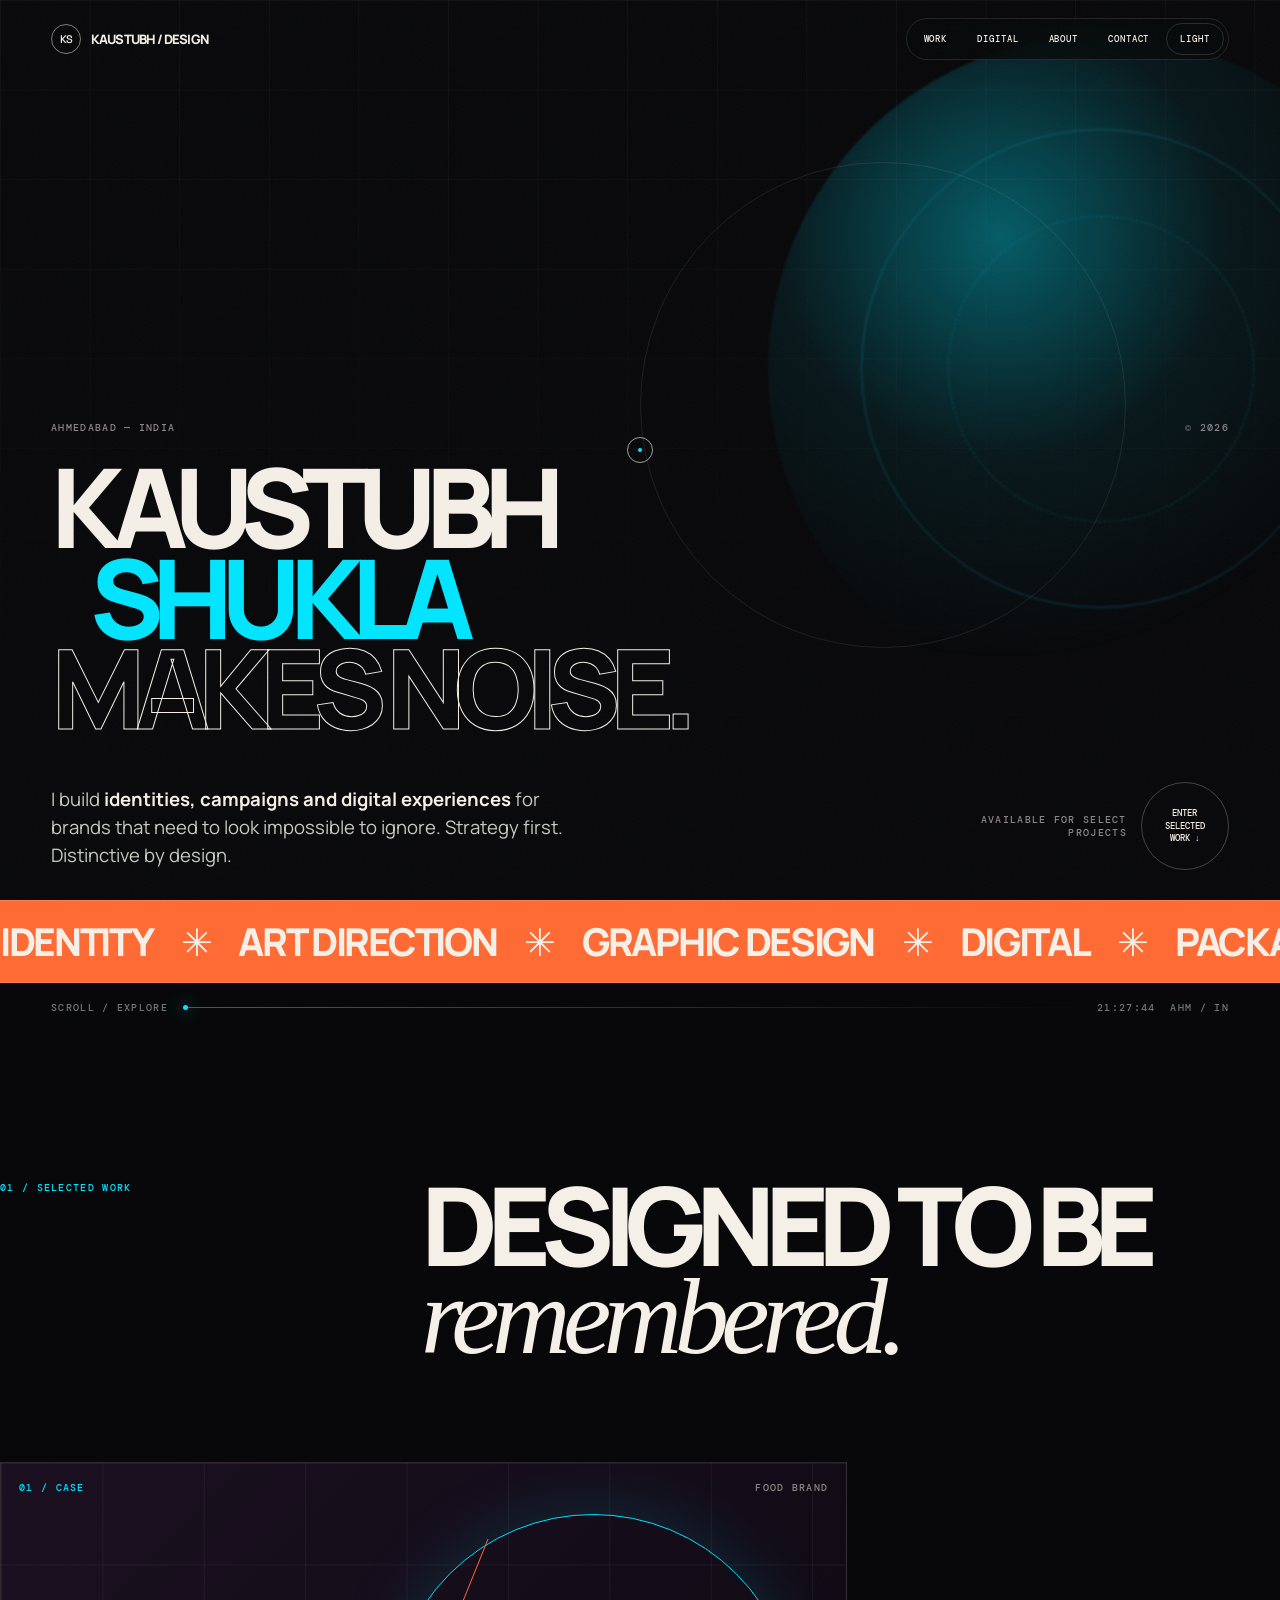
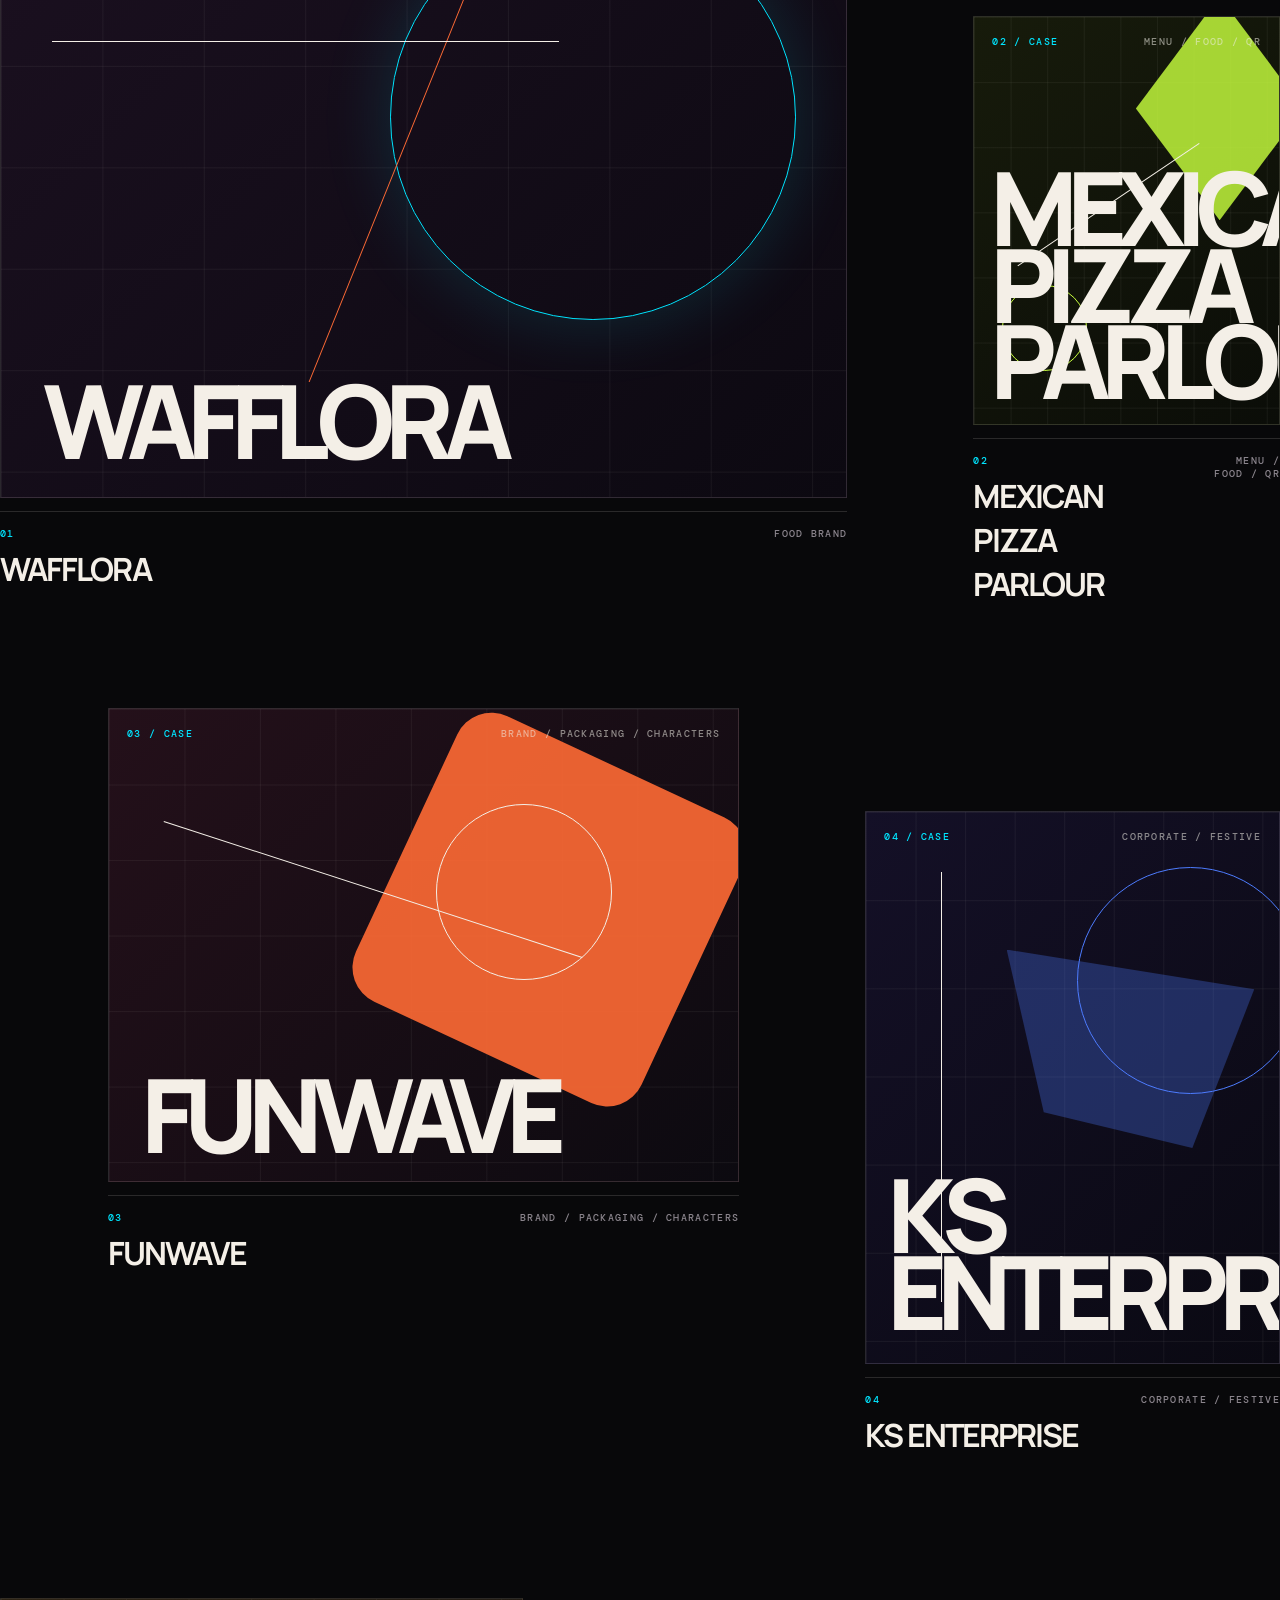
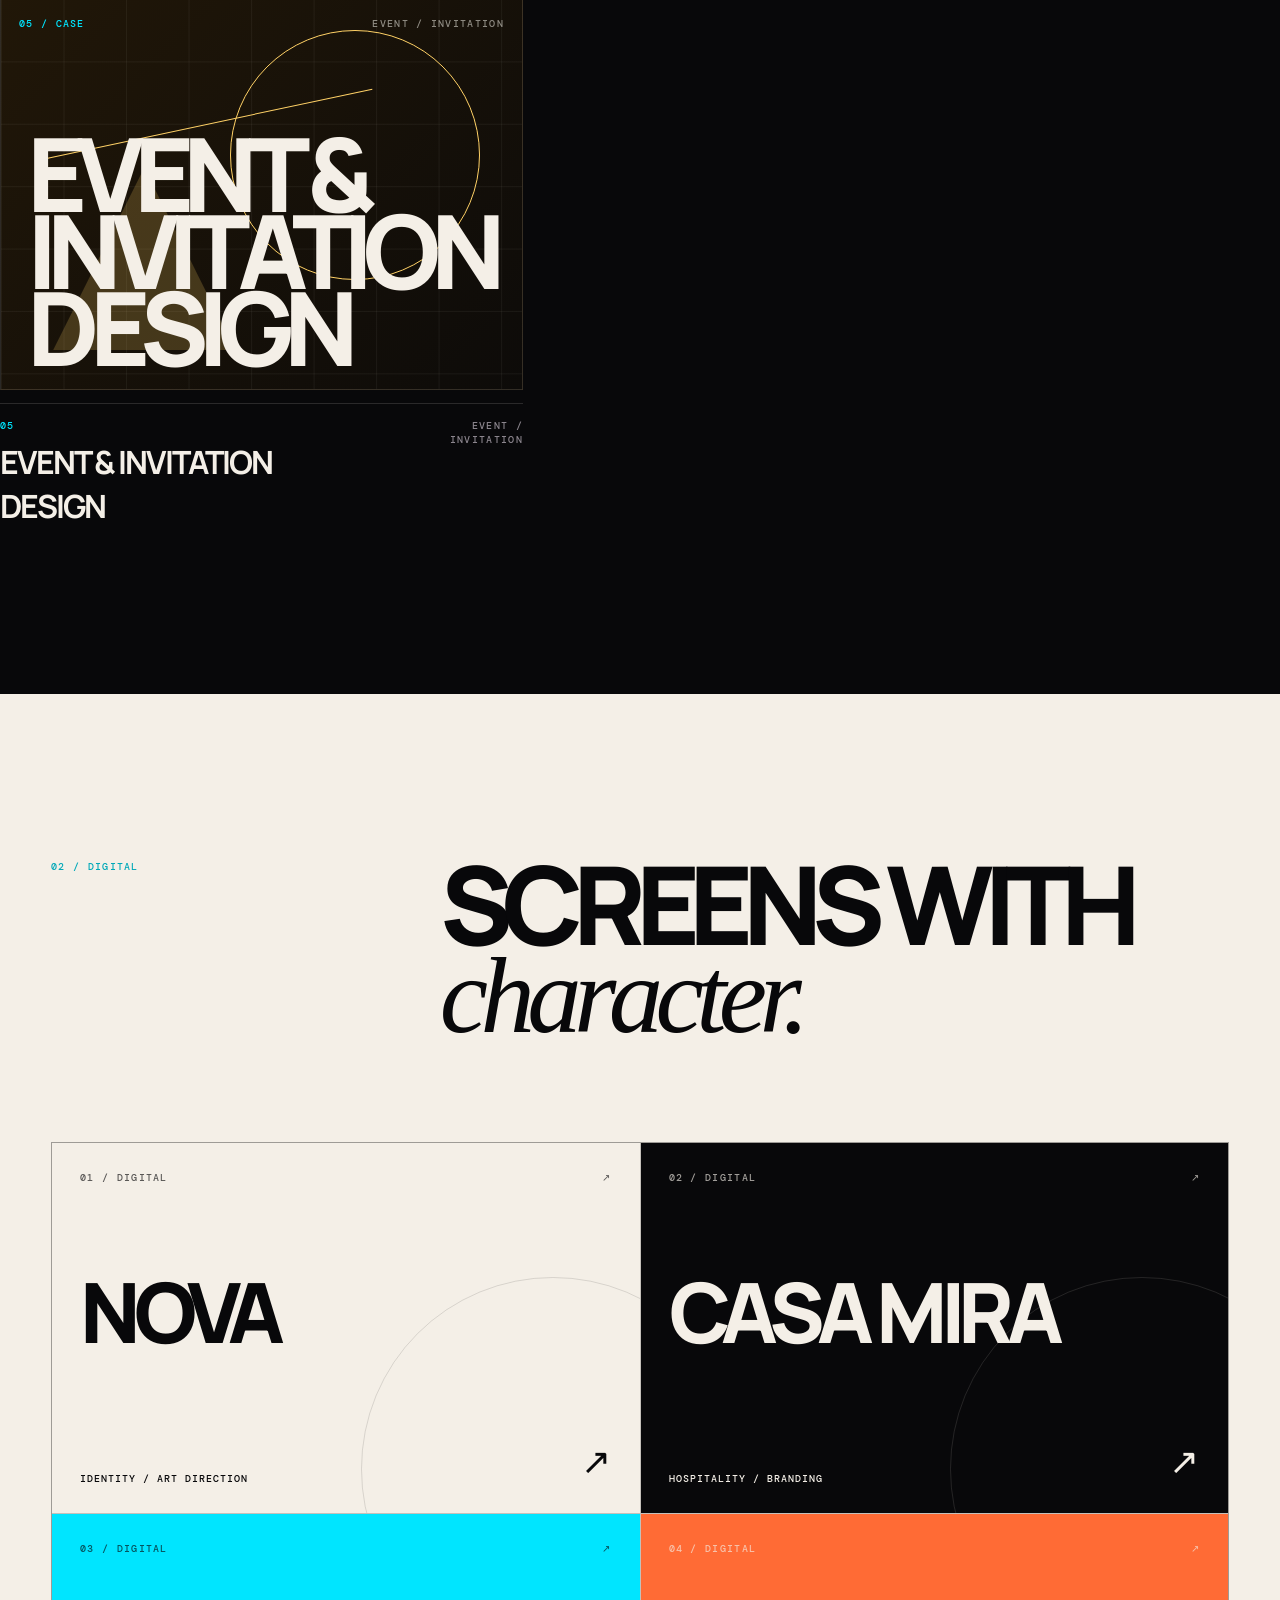
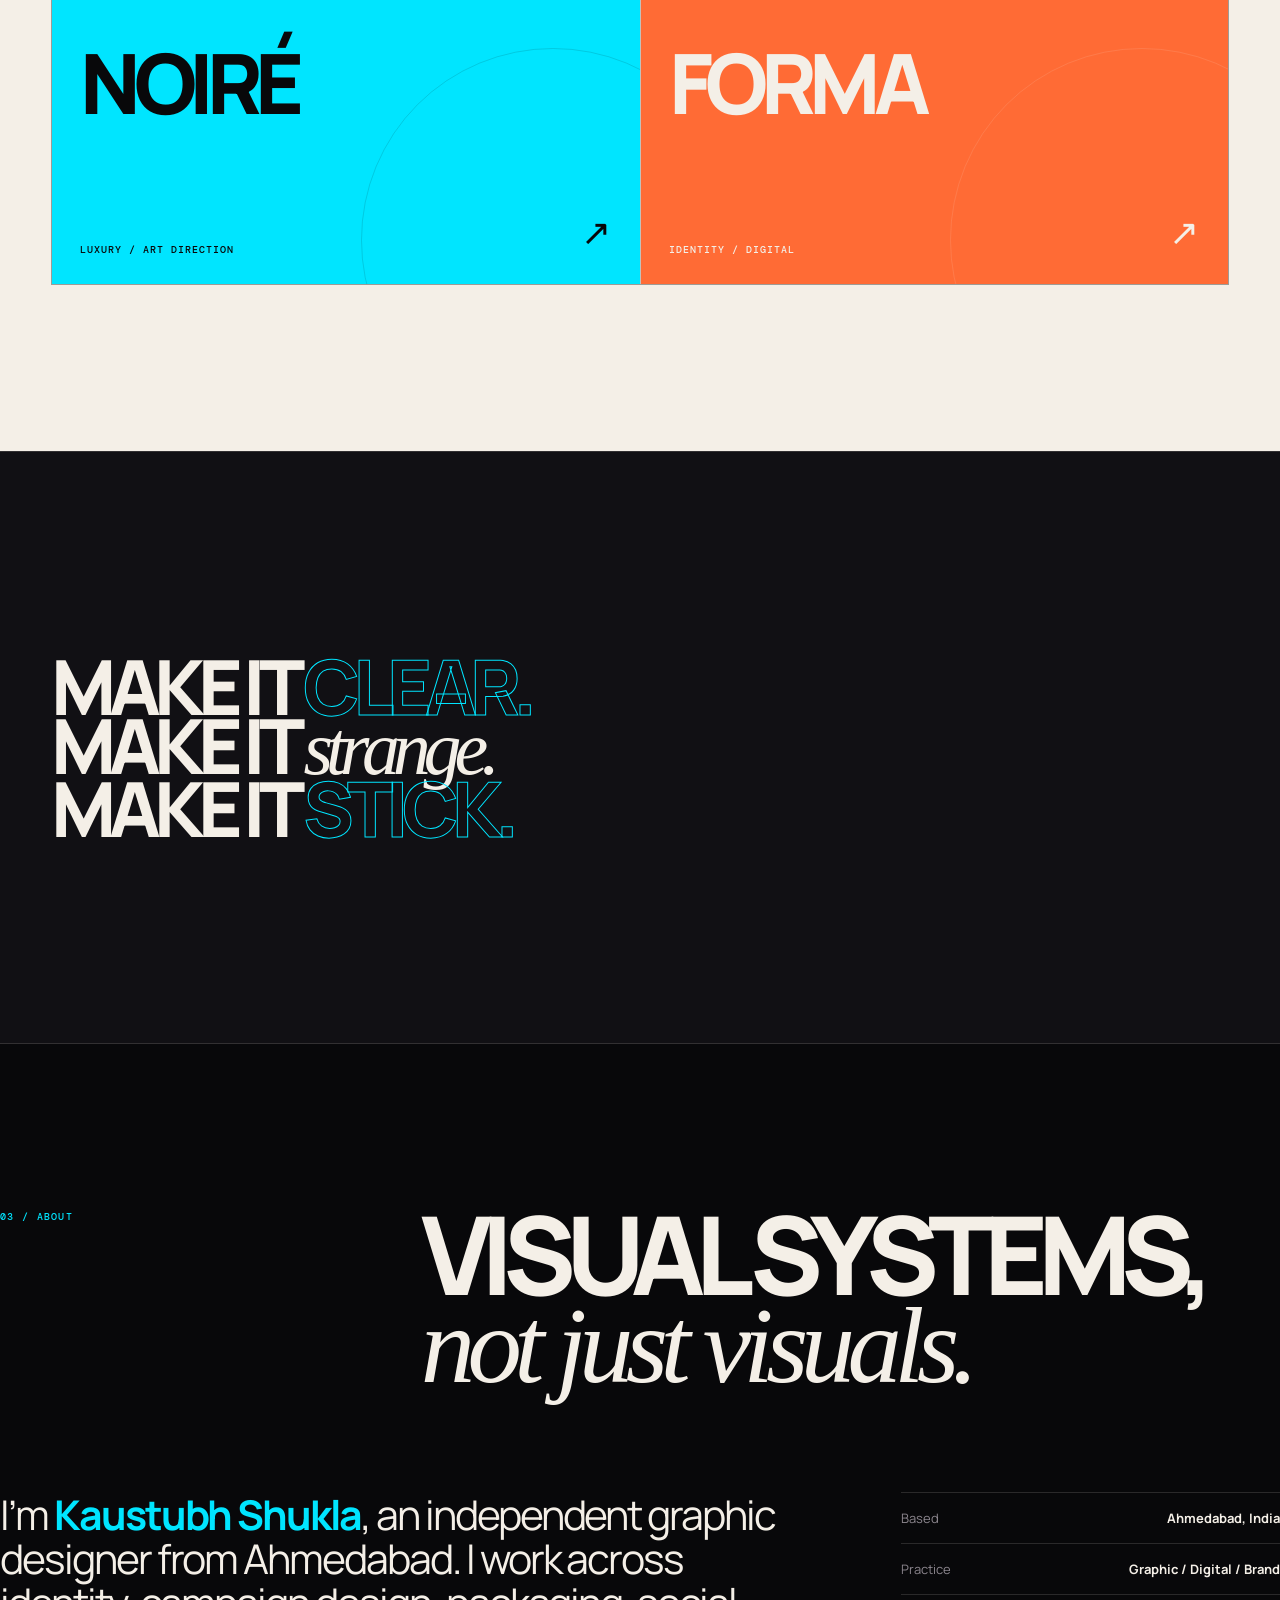
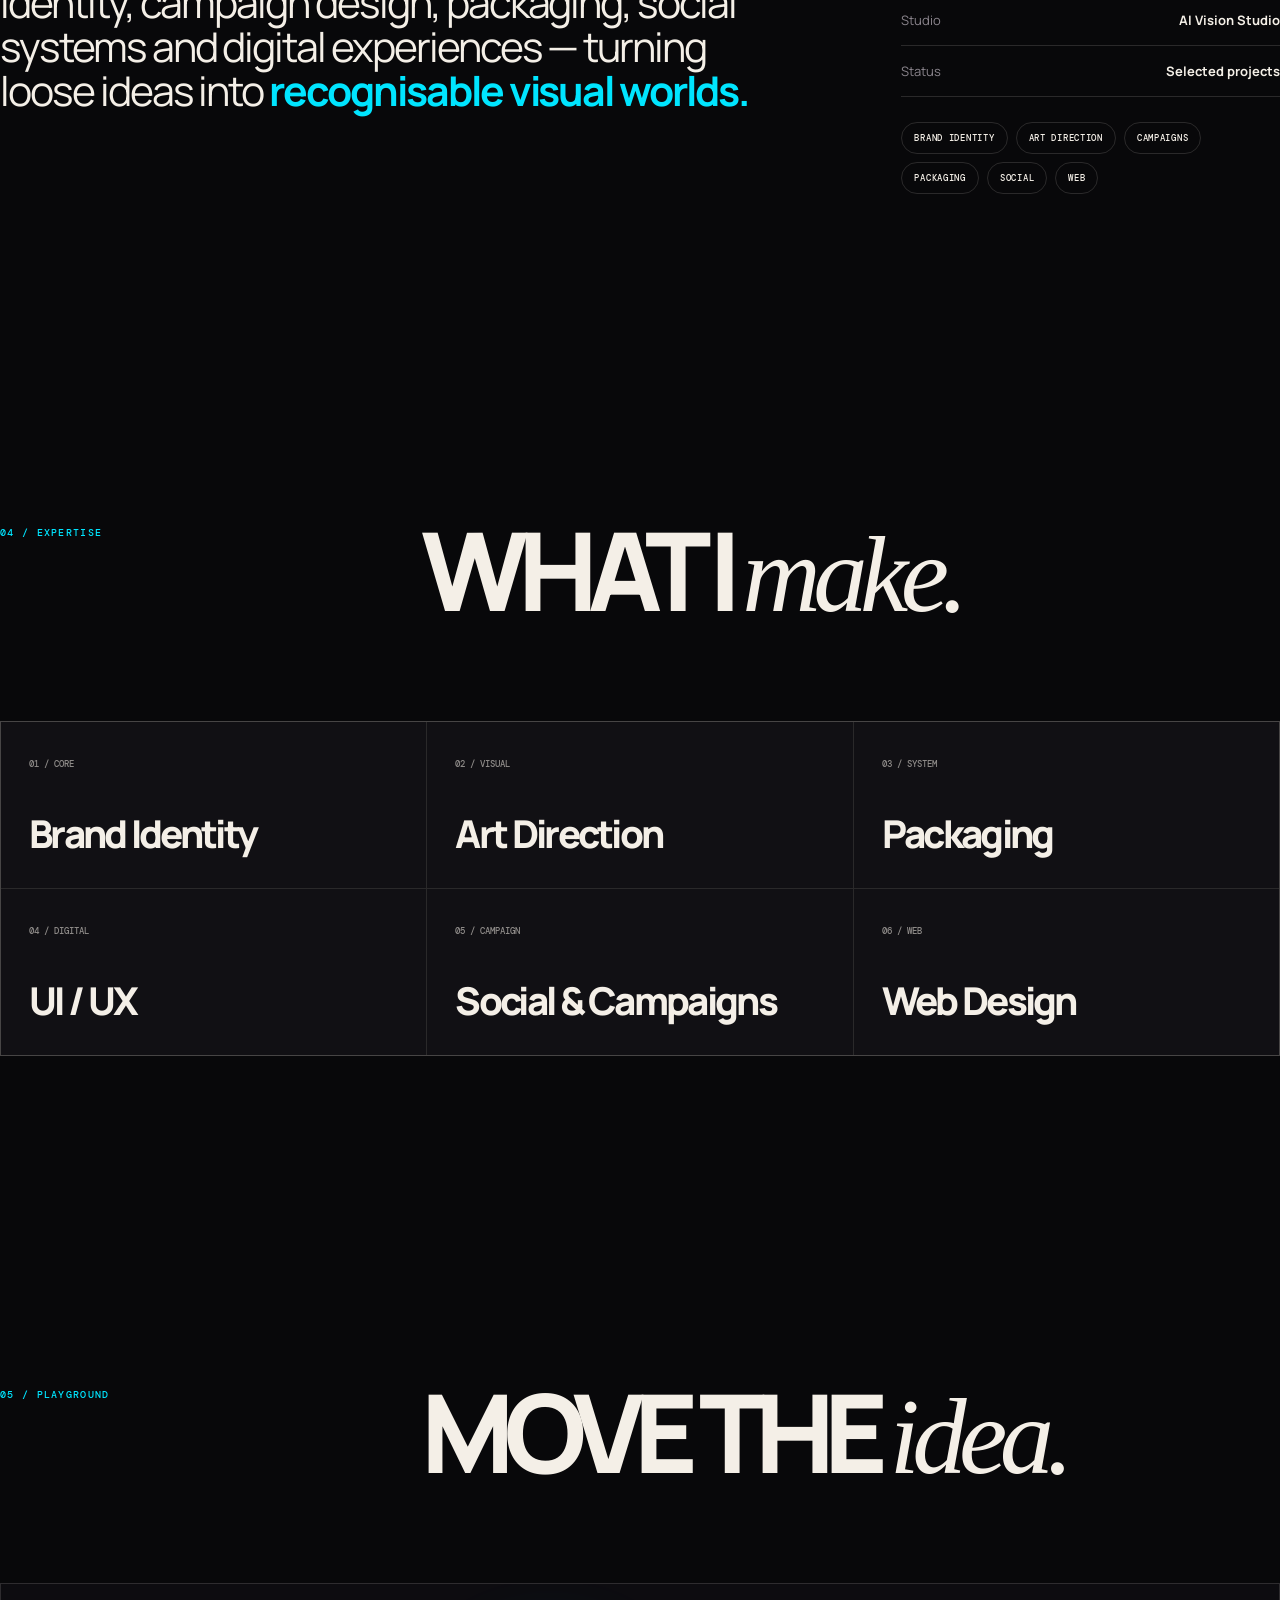
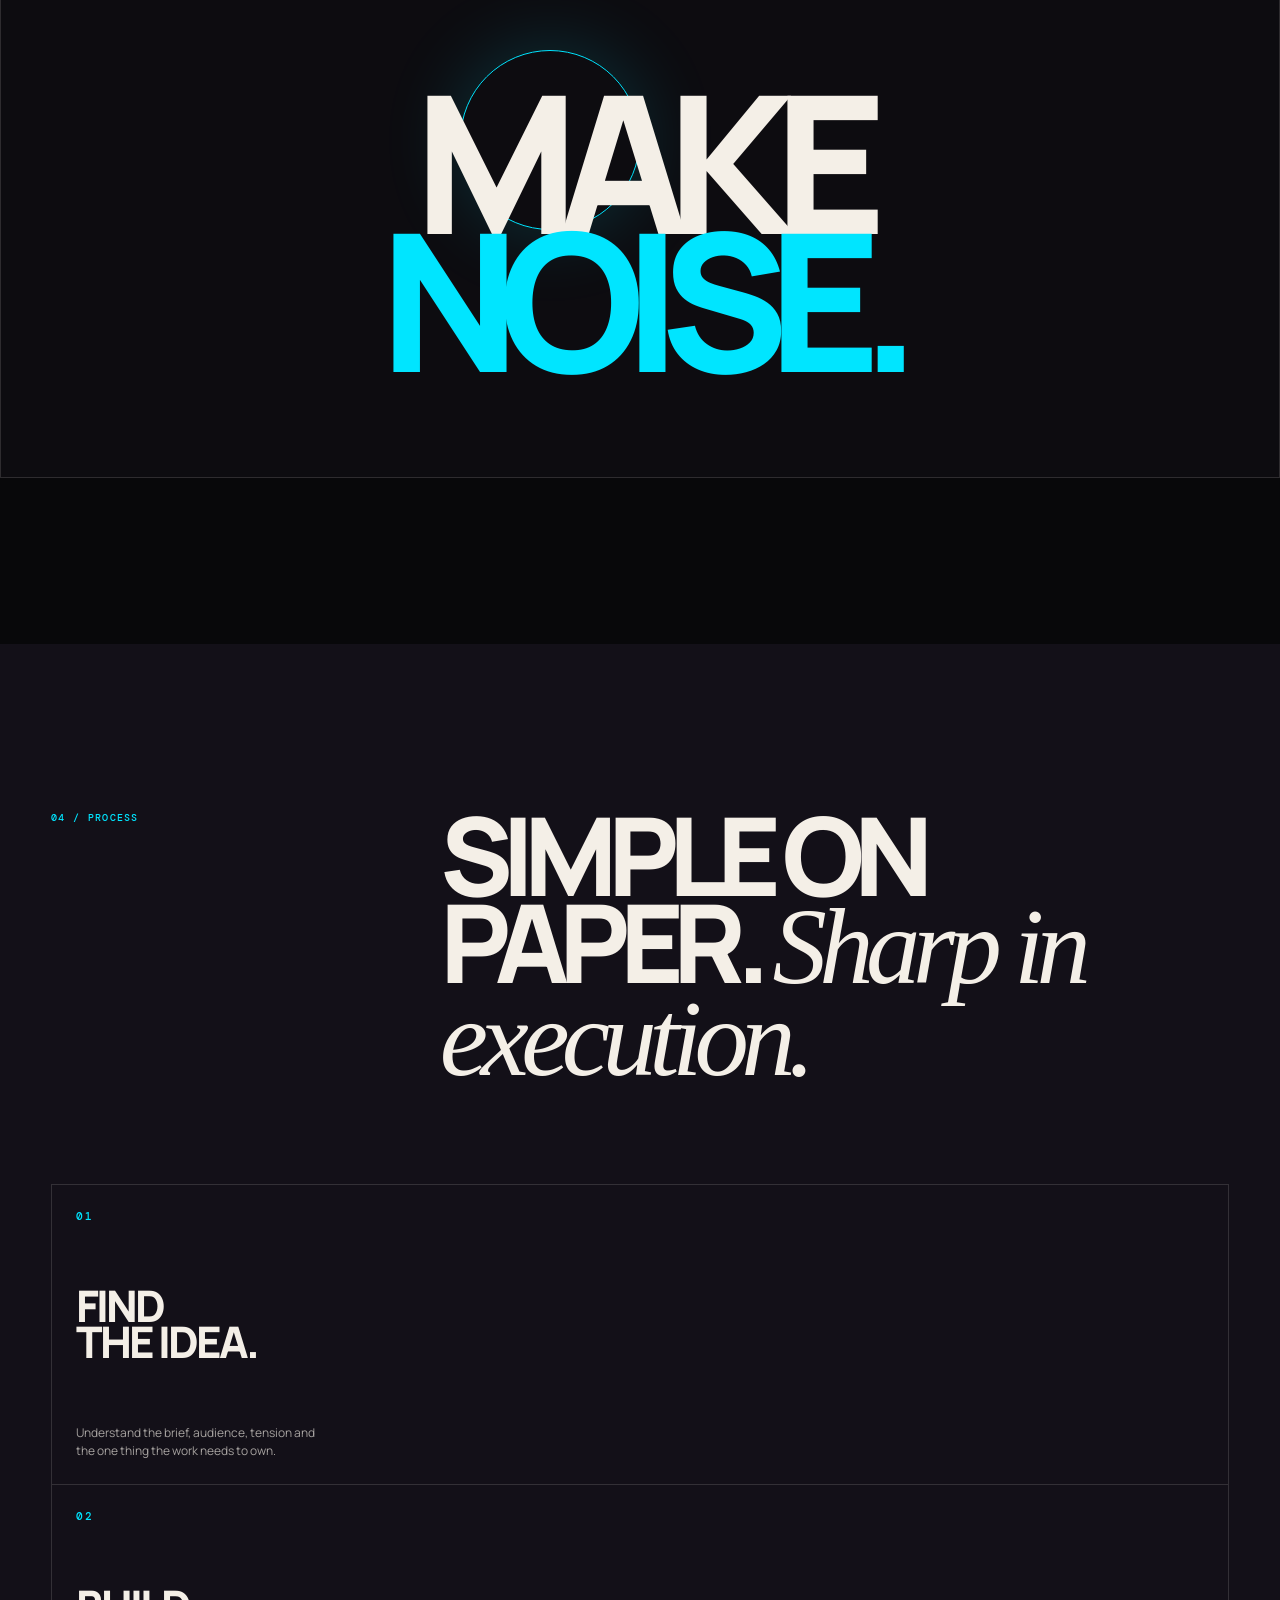
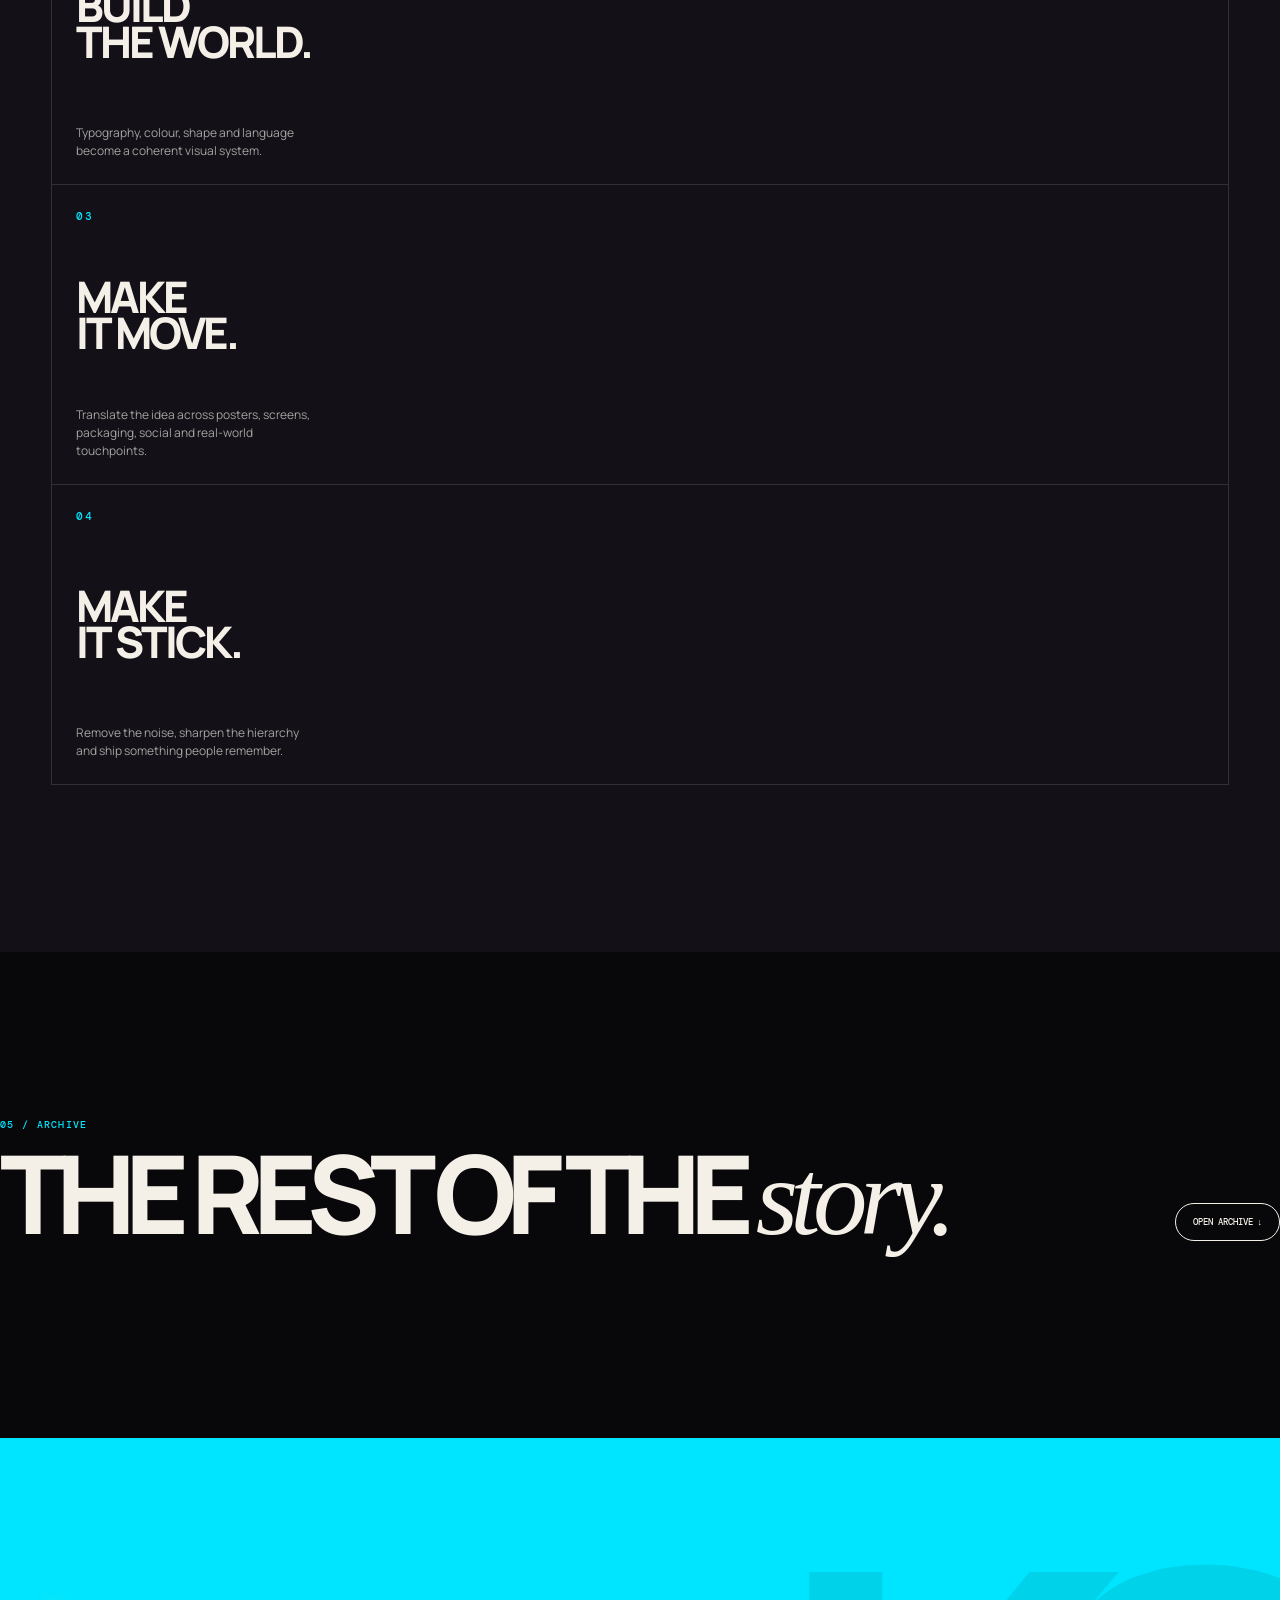
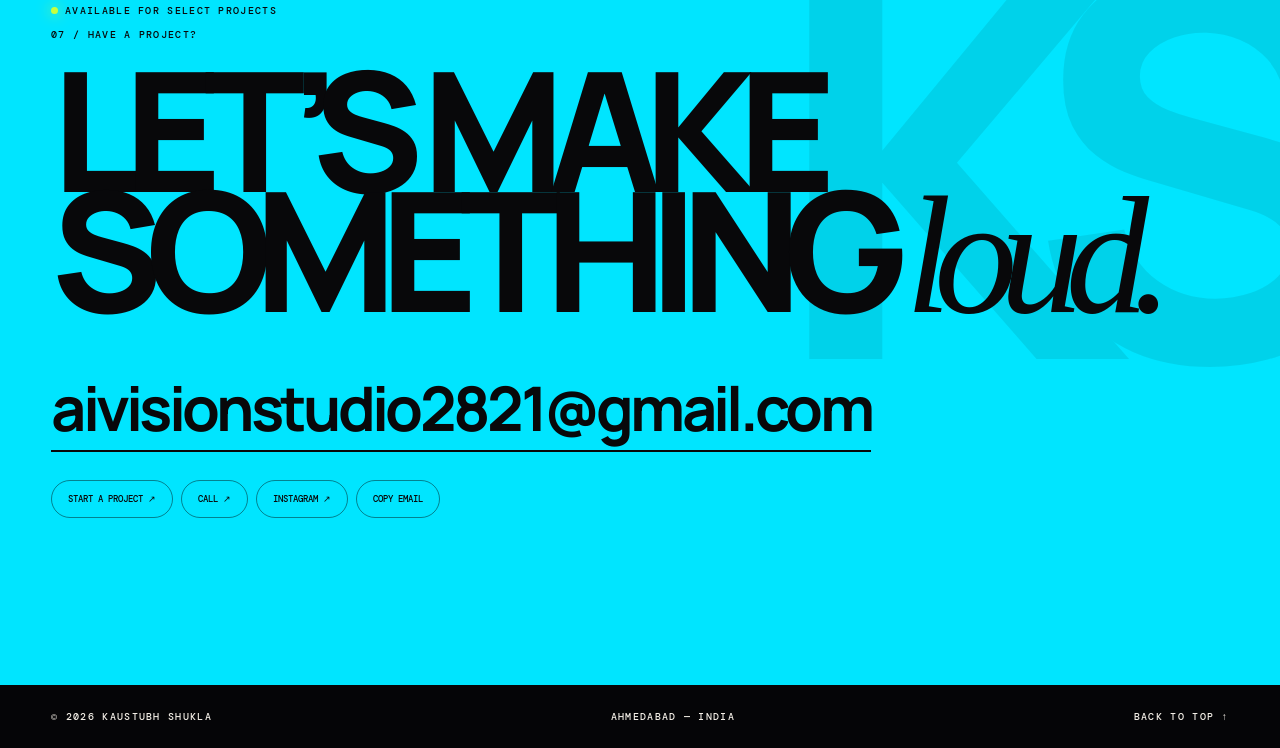
<file: index.html>
<!doctype html>
<html lang="en">
<head>
<meta charset="utf-8">
<meta name="viewport" content="width=device-width,initial-scale=1">
<title>KAUSTUBH SHUKLA — Visual Designer</title>
<meta name="description" content="Kaustubh Shukla — visual designer and art director from Ahmedabad. Identity, campaigns, packaging and digital experiences.">
<meta name="theme-color" content="#08080a">
<meta property="og:title" content="KAUSTUBH SHUKLA — Visual Designer">
<meta property="og:description" content="Independent visual designer — identity, campaigns, packaging and digital experiences.">
<meta property="og:type" content="website">
<link rel="preconnect" href="https://fonts.googleapis.com">
<link rel="preconnect" href="https://fonts.gstatic.com" crossorigin>
<link href="https://fonts.googleapis.com/css2?family=DM+Mono:wght@400;500&family=Manrope:wght@400;500;600;700;800&family=Space+Grotesk:wght@400;500;600;700&display=swap" rel="stylesheet">
<style>
:root{
 --ink:#08080a;--ink2:#111014;--paper:#f4efe7;--muted:#8b858d;--line:rgba(244,239,231,.14);
 --teal:#00e5ff;--red:#ff6b35;--acid:#c7ff3d;--blue:#4d7cff;--gold:#ffd166;
 --violet:#4d7cff;--cyan:#00e5ff;
 --pad:clamp(18px,4vw,64px);--ease:cubic-bezier(.16,1,.3,1);--fast:cubic-bezier(.22,1,.36,1)
}
*{box-sizing:border-box;margin:0;padding:0}
html{background:var(--ink);color:var(--paper);scroll-behavior:smooth}
body{background:var(--ink);font-family:Manrope,Arial,sans-serif;overflow-x:hidden}
body.lock{overflow:hidden}
a,button{color:inherit}a{text-decoration:none}button{border:0;background:none;font:inherit;cursor:pointer}
::selection{background:var(--teal);color:var(--ink)}
.mono{font:500 10px/1.35 "DM Mono",monospace;letter-spacing:.13em;text-transform:uppercase}
.grotesk{font-family:"Space Grotesk",sans-serif}
.wrap{padding-left:var(--pad);padding-right:var(--pad)}
.noise{position:fixed;inset:0;z-index:90;pointer-events:none;opacity:.035;background-image:url("data:image/svg+xml,%3Csvg xmlns='http://www.w3.org/2000/svg' width='140' height='140'%3E%3Cfilter id='n'%3E%3CfeTurbulence type='fractalNoise' baseFrequency='.75' numOctaves='4' stitchTiles='stitch'/%3E%3C/filter%3E%3Crect width='100%25' height='100%25' filter='url(%23n)'/%3E%3C/svg%3E")}
.intro-curtain{position:fixed;inset:0;z-index:200;background:#08080a;display:grid;place-items:center;transition:clip-path 1.2s cubic-bezier(.76,0,.24,1);clip-path:inset(0)}
.intro-mark{font:800 clamp(90px,22vw,330px)/.7 "Space Grotesk";letter-spacing:-.12em;color:#f4efe7;transform:scale(.8);animation:introMark 1.15s cubic-bezier(.16,1,.3,1) forwards}
.intro-status{position:absolute;bottom:28px;left:var(--pad);color:#6f7976;display:flex;gap:10px;align-items:center}.intro-status span{display:inline-block;width:45px;height:1px;background:#ff4fd8;animation:statusLine 1.2s ease-in-out infinite}
@keyframes introMark{to{transform:scale(1)}}@keyframes statusLine{50%{width:85px}}
.progress{position:fixed;left:0;top:0;height:2px;width:0;background:var(--teal);z-index:100;box-shadow:0 0 18px rgba(0,229,255,.55)}
.cursor,.cursor-dot{position:fixed;pointer-events:none;z-index:110;transform:translate(-50%,-50%);display:block}
.cursor{width:26px;height:26px;border:1px solid rgba(241,238,229,.65);border-radius:50%;transition:width .35s var(--ease),height .35s var(--ease),background .35s,border-color .35s}
.cursor-dot{width:4px;height:4px;border-radius:50%;background:var(--teal)}
.cursor.active{width:82px;height:82px;background:var(--teal);border-color:var(--teal);mix-blend-mode:normal}
.cursor.active:after{content:"VIEW";position:absolute;inset:0;display:grid;place-items:center;color:var(--ink);font:500 9px "DM Mono";letter-spacing:.12em}
@media(max-width:800px){.cursor,.cursor-dot{display:none}}
/* nav */
.nav{position:fixed;z-index:80;top:0;left:0;width:100%;padding:18px var(--pad);display:flex;justify-content:space-between;align-items:center;pointer-events:none}
.nav>*{pointer-events:auto}
.logo{display:flex;align-items:center;gap:10px;font-size:13px;font-weight:800;letter-spacing:-.07em}
.logo-box{width:30px;height:30px;border:1px solid rgba(241,238,229,.5);display:grid;place-items:center;border-radius:50%;font:500 11px "Space Grotesk";transition:.45s var(--ease)}
.logo:hover .logo-box{background:var(--teal);color:var(--ink);border-color:var(--teal);transform:rotate(90deg)}
.nav-pill{display:flex;gap:4px;align-items:center;padding:4px;border:1px solid rgba(241,238,229,.12);border-radius:999px;background:rgba(7,9,9,.68);backdrop-filter:blur(18px)}
.nav-pill a,.nav-menu{padding:9px 13px;border-radius:999px;font:500 9px "DM Mono";letter-spacing:.1em;text-transform:uppercase;transition:.3s}
.nav-pill a:hover,.nav-menu:hover{background:var(--paper);color:var(--ink)}
.nav-menu{display:none}
/* hero */
.hero{min-height:100svh;position:relative;display:flex;align-items:flex-end;overflow:hidden;padding:120px var(--pad) 30px}
.hero-bg{position:absolute;inset:0;overflow:hidden}
.hero-grid{position:absolute;inset:0;background-image:linear-gradient(rgba(241,238,229,.05) 1px,transparent 1px),linear-gradient(90deg,rgba(241,238,229,.05) 1px,transparent 1px);background-size:7vw 7vw;mask-image:linear-gradient(to bottom,rgba(0,0,0,.85),transparent 85%)}
.hero-orb{position:absolute;width:min(52vw,760px);aspect-ratio:1;border-radius:50%;right:-12vw;top:4vh;background:radial-gradient(circle at 35% 30%,rgba(0,229,255,.38),rgba(0,229,255,.07) 35%,transparent 67%);filter:blur(1px);animation:orb 10s ease-in-out infinite}
.hero-orb:before,.hero-orb:after{content:"";position:absolute;inset:14%;border:1px solid rgba(0,229,255,.24);border-radius:50%}
.hero-orb:after{inset:27%;border-style:dashed;animation:spin 18s linear infinite}
@keyframes orb{50%{transform:translate(-4vw,5vh) scale(1.06)}}@keyframes spin{to{transform:rotate(360deg)}}
.hero-ring{position:absolute;width:38vw;aspect-ratio:1;right:12vw;top:18vh;border:1px solid rgba(241,238,229,.09);border-radius:50%;animation:spin 30s linear infinite reverse}
.hero-content{position:relative;z-index:2;width:100%}
.hero-top{display:flex;justify-content:space-between;gap:20px;color:var(--muted);margin-bottom:32px}
.hero-title{font-size:clamp(70px,15vw,235px);line-height:.74;letter-spacing:-.105em;font-weight:800;text-transform:uppercase}
.hero-title .row{display:block;overflow:hidden;padding-bottom:.08em}
.hero-title .row span{display:block;transform:translateY(110%);animation:up 1.05s var(--ease) forwards}
.hero-title .row:nth-child(2) span{animation-delay:.09s}.hero-title .row:nth-child(3) span{animation-delay:.18s}
@keyframes up{to{transform:none}}
.hero-title .teal{color:var(--teal);padding-left:8vw}
.hero-title .outline{color:transparent;-webkit-text-stroke:1px var(--paper)}
.hero-foot{display:grid;grid-template-columns:1fr auto;align-items:end;gap:40px;margin-top:45px}
.hero-copy{max-width:540px;font-size:clamp(15px,1.45vw,19px);line-height:1.5;color:#c6c9c1}
.hero-copy b{color:var(--paper)}
.hero-cta{display:flex;align-items:center;gap:14px}
.avail{color:var(--muted);max-width:150px;text-align:right}
.round-cta{width:112px;height:112px;border:1px solid rgba(241,238,229,.25);border-radius:50%;display:grid;place-items:center;text-align:center;font:500 9px/1.4 "DM Mono";transition:.5s var(--ease)}
.round-cta:hover{background:var(--teal);border-color:var(--teal);color:var(--ink);transform:rotate(-18deg) scale(1.05)}
/* marquee */
.command-strip{display:grid;grid-template-columns:auto 1fr auto auto;gap:15px;align-items:center;padding-top:18px;color:#6f7976}
.command-line{height:1px;background:linear-gradient(90deg,rgba(255,79,216,.55),transparent);position:relative}
.command-line:after{content:"";position:absolute;left:0;top:-2px;width:5px;height:5px;background:var(--teal);border-radius:50%;box-shadow:0 0 16px var(--teal);animation:commandDot 2s ease-in-out infinite}
@keyframes commandDot{50%{left:100%}}
.marquee{border-top:1px solid var(--line);border-bottom:1px solid var(--line);overflow:hidden;white-space:nowrap;background:var(--red)}
.marquee-track{display:inline-flex;gap:28px;min-width:max-content;padding:14px 0;font-size:clamp(20px,3vw,44px);font-weight:800;letter-spacing:-.06em;text-transform:uppercase;animation:marquee 24s linear infinite}
.marquee-track i{font-style:normal;font-weight:400}
@keyframes marquee{to{transform:translateX(-50%)}}
/* section common */
.section{padding:clamp(100px,13vw,190px) 0}
.section-head{display:grid;grid-template-columns:1fr 2.2fr;gap:30px;margin-bottom:clamp(55px,8vw,105px)}
.label{color:var(--teal)}
.section-title{font-size:clamp(50px,8.5vw,145px);line-height:.8;letter-spacing:-.095em;font-weight:800;text-transform:uppercase}
.section-title em{font-family:Georgia,serif;font-style:italic;font-weight:400;letter-spacing:-.07em;text-transform:none}
/* work */
.work-grid{display:grid;grid-template-columns:repeat(12,1fr);gap:clamp(50px,8vw,120px) 18px}
.project{display:block;position:relative;min-width:0}
.project:nth-child(1){grid-column:1/9}.project:nth-child(2){grid-column:10/13;margin-top:12vw}.project:nth-child(3){grid-column:2/8}.project:nth-child(4){grid-column:9/13;margin-top:8vw}.project:nth-child(5){grid-column:1/6;margin-top:3vw}
.visual{aspect-ratio:4/3;position:relative;overflow:hidden;background:#120e17;border:1px solid rgba(241,238,229,.13);isolation:isolate}
.project:nth-child(even) .visual{aspect-ratio:3/4}
.visual .vgrid{position:absolute;inset:0;background-image:linear-gradient(rgba(241,238,229,.055) 1px,transparent 1px),linear-gradient(90deg,rgba(241,238,229,.055) 1px,transparent 1px);background-size:12% 16%;z-index:-2}
.visual .shape{position:absolute;transition:transform 1.2s var(--ease)}
.visual .vword{position:absolute;left:5%;bottom:6%;font-size:clamp(42px,8vw,120px);line-height:.75;letter-spacing:-.1em;font-weight:800;max-width:88%;text-transform:uppercase;z-index:3}
.visual .vnum{position:absolute;top:18px;left:18px;color:var(--teal);z-index:4}
.visual .vtype{position:absolute;top:18px;right:18px;color:rgba(241,238,229,.55);z-index:4;text-align:right;max-width:40%}
.project:hover .shape.a{transform:rotate(28deg) scale(1.08) translate(2vw,-1vw)}
.project:hover .shape.b{transform:rotate(-15deg) scale(1.1) translate(-1vw,1vw)}
.project:hover .shape.c{transform:translate(2vw,-2vw) scale(1.06)}
.visual.one{background:linear-gradient(135deg,#1b1020,#0c0911)}
.one .shape.a{width:48%;aspect-ratio:1;border:1px solid var(--teal);border-radius:50%;right:6%;top:8%;box-shadow:0 0 70px rgba(0,229,255,.15)}
.one .shape.b{width:30%;height:70%;border-left:1px solid var(--red);right:23%;top:12%;transform:skewX(-22deg)}
.one .shape.c{width:60%;height:1px;background:var(--paper);left:6%;top:28%}
.visual.two{background:linear-gradient(145deg,#171b0b,#0b0d08)}
.two .shape.a{width:55%;height:55%;right:-8%;top:-5%;background:var(--acid);clip-path:polygon(50% 0,100% 50%,50% 100%,0 50%);opacity:.82}
.two .shape.b{width:72%;height:1px;left:8%;top:46%;background:var(--paper);transform:rotate(-34deg)}
.two .shape.c{width:28%;aspect-ratio:1;left:9%;bottom:13%;border:1px solid var(--acid);border-radius:50%}
.visual.three{background:linear-gradient(135deg,#24101a,#0c0a10)}
.three .shape.a{width:50%;aspect-ratio:1;right:5%;top:9%;background:var(--red);border-radius:12%;transform:rotate(25deg);opacity:.9}
.three .shape.b{width:28%;aspect-ratio:1;right:20%;top:20%;border:1px solid var(--paper);border-radius:50%}
.three .shape.c{width:70%;height:1px;left:7%;top:38%;background:var(--paper);transform:rotate(18deg)}
.visual.four{background:linear-gradient(135deg,#141027,#0a0912)}
.four .shape.a{width:55%;aspect-ratio:1;right:-6%;top:10%;border:1px solid var(--blue);border-radius:50%}
.four .shape.b{width:60%;height:36%;right:6%;top:25%;background:var(--blue);clip-path:polygon(0 0,100% 20%,75% 100%,15% 82%);opacity:.3}
.four .shape.c{width:1px;height:78%;left:18%;top:11%;background:var(--paper)}
.visual.five{background:linear-gradient(135deg,#211708,#0d0b09)}
.five .shape.a{width:48%;aspect-ratio:1;right:8%;top:8%;border:1px solid var(--gold);border-radius:50%}
.five .shape.b{width:65%;height:1px;left:7%;top:32%;background:var(--gold);transform:rotate(-12deg)}
.five .shape.c{width:35%;aspect-ratio:1;left:10%;bottom:10%;background:var(--gold);clip-path:polygon(50% 0,100% 100%,0 100%);opacity:.2}
.project-meta{display:flex;justify-content:space-between;gap:20px;border-top:1px solid var(--line);padding:15px 0 0;margin-top:13px}
.project-name{font-size:clamp(21px,2.5vw,38px);font-weight:700;letter-spacing:-.06em}
.project-cat{color:var(--muted);text-align:right}
.project-num{color:var(--teal);margin-bottom:7px}
.open-arrow{position:absolute;right:18px;bottom:62px;width:58px;height:58px;border-radius:50%;background:var(--paper);color:var(--ink);display:grid;place-items:center;font:500 9px "DM Mono";opacity:0;transform:scale(.7) rotate(-25deg);transition:.5s var(--ease);z-index:5}
.project:hover .open-arrow{opacity:1;transform:none}
.project:after{content:"SELECTED / 0" attr(data-project);position:absolute;right:0;top:-27px;color:#59625f;font:500 8px "DM Mono";letter-spacing:.12em;text-transform:uppercase;opacity:0;transform:translateY(8px);transition:.4s var(--ease)}
.project:hover:after{opacity:1;transform:none}
/* digital */
.digital{background:var(--paper);color:var(--ink)}
.digital .label{color:#00a8b8}
.digital-grid{display:grid;grid-template-columns:repeat(2,1fr);border:1px solid rgba(7,9,9,.2);gap:1px;background:rgba(7,9,9,.2)}
.digital-card{min-height:370px;padding:28px;display:flex;flex-direction:column;justify-content:space-between;position:relative;overflow:hidden;background:var(--paper);transition:.55s var(--ease)}
.digital-card:nth-child(2){background:var(--ink);color:var(--paper)}.digital-card:nth-child(3){background:var(--teal)}.digital-card:nth-child(4){background:var(--red);color:var(--paper)}
.digital-card:before{content:"";position:absolute;width:65%;aspect-ratio:1;border:1px solid currentColor;border-radius:50%;right:-18%;bottom:-40%;opacity:.12;transition:1s var(--ease)}
.digital-card:hover:before{transform:scale(1.25) rotate(25deg)}
.digital-card:hover{transform:translateY(-5px)}
.digital-name{font-size:clamp(50px,6.5vw,100px);line-height:.75;letter-spacing:-.09em;font-weight:800;text-transform:uppercase;max-width:600px}
.digital-top{display:flex;justify-content:space-between;opacity:.65}.digital-bottom{display:flex;justify-content:space-between;align-items:end;gap:15px;font:500 10px "DM Mono";text-transform:uppercase;letter-spacing:.1em}
.digital-arrow{font-size:36px;transition:.45s var(--ease)}.digital-card:hover .digital-arrow{transform:translate(8px,-8px)}
/* statement */
.statement{overflow:hidden;background:var(--ink2);border-top:1px solid var(--line);border-bottom:1px solid var(--line)}
.statement-inner{padding-top:clamp(110px,16vw,220px);padding-bottom:clamp(110px,16vw,220px)}
.statement-line{font-size:clamp(45px,9.8vw,170px);line-height:.78;letter-spacing:-.095em;font-weight:800;text-transform:uppercase;white-space:nowrap}
.statement-line:nth-child(2){padding-left:12vw}.statement-line:nth-child(3){padding-left:4vw}
.statement-line .outline{color:transparent;-webkit-text-stroke:1px var(--teal)}
.statement-line .italic{font-family:Georgia,serif;font-style:italic;font-weight:400;text-transform:none}
/* about */
.about-grid{display:grid;grid-template-columns:1.35fr .65fr;gap:clamp(40px,9vw,150px)}
.about-copy{font-size:clamp(25px,3.2vw,48px);line-height:1.08;letter-spacing:-.05em;max-width:880px}
.about-copy strong{color:var(--teal)}
.fact-list{border-top:1px solid var(--line)}
.fact{display:flex;justify-content:space-between;gap:20px;padding:16px 0;border-bottom:1px solid var(--line);font-size:13px}.fact span{color:var(--muted)}
.chips{display:flex;flex-wrap:wrap;gap:8px;margin-top:25px}.chip{border:1px solid var(--line);border-radius:999px;padding:9px 12px;font:500 9px "DM Mono";text-transform:uppercase;letter-spacing:.08em;transition:.35s var(--ease)}.chip:hover{background:var(--teal);color:var(--ink);border-color:var(--teal);transform:translateY(-3px)}
/* process */
.process{background:#131018}
.process-grid{display:grid;grid-template-columns:repeat(4,1fr);border-top:1px solid var(--line);border-left:1px solid var(--line)}
.process-card{min-height:300px;padding:24px;border-right:1px solid var(--line);border-bottom:1px solid var(--line);display:flex;flex-direction:column;justify-content:space-between;transition:.45s var(--ease)}
.process-card:hover{background:var(--teal);color:var(--ink);transform:translateY(-6px)}
.process-no{color:var(--teal);font-size:11px}.process-card:hover .process-no{color:var(--ink)}
.process-title{font-size:clamp(30px,3.4vw,52px);line-height:.84;letter-spacing:-.07em;font-weight:800;text-transform:uppercase}
.process-desc{font-size:12px;line-height:1.5;max-width:240px;opacity:.65}
/* archive */
.archive-head{display:flex;justify-content:space-between;align-items:end;gap:25px;margin-bottom:30px}
.archive-toggle{padding:12px 17px;border:1px solid var(--paper);border-radius:999px;font:500 9px "DM Mono";text-transform:uppercase;transition:.3s}
.archive-toggle:hover{background:var(--paper);color:var(--ink)}
.filters{display:flex;flex-wrap:wrap;gap:7px;margin-bottom:28px}.filter{padding:9px 12px;border:1px solid var(--line);border-radius:999px;font:500 9px "DM Mono";text-transform:uppercase}.filter.active,.filter:hover{background:var(--teal);color:var(--ink);border-color:var(--teal)}
.archive-grid{display:grid;grid-template-columns:repeat(3,1fr);gap:16px}
.archive-card{text-align:left;display:block}
.archive-visual{aspect-ratio:4/3;background:#110d16;border:1px solid var(--line);position:relative;overflow:hidden;padding:20px;display:flex;align-items:flex-end}
.archive-visual:before{content:"";position:absolute;inset:13%;border:1px solid rgba(255,79,216,.25);transform:rotate(12deg);transition:.8s var(--ease)}
.archive-card:hover .archive-visual:before{transform:rotate(-7deg) scale(1.1)}
.archive-visual:after{content:"";position:absolute;width:45%;aspect-ratio:1;right:-10%;top:-15%;border-radius:50%;background:var(--teal);opacity:.1}
.archive-title{position:relative;z-index:2;font-size:clamp(25px,3.5vw,54px);line-height:.8;letter-spacing:-.08em;font-weight:800;text-transform:uppercase;max-width:90%}
.archive-index{position:absolute;z-index:2;left:15px;top:15px;color:var(--teal)}.archive-kind{position:absolute;z-index:2;right:15px;top:15px;color:var(--muted);max-width:40%;text-align:right}
.archive-meta{display:flex;justify-content:space-between;gap:10px;border-bottom:1px solid var(--line);padding:11px 0;font-size:12px}.archive-meta small{color:var(--muted)}
/* contact */
.contact{background:var(--teal);color:var(--ink);position:relative;overflow:hidden}
.contact:before{content:"KS";position:absolute;right:-.04em;top:15%;font-size:42vw;line-height:.7;letter-spacing:-.16em;font-weight:800;opacity:.08;pointer-events:none}
.contact-inner{position:relative;z-index:2}
.contact-title{font-size:clamp(60px,13vw,210px);line-height:.72;letter-spacing:-.105em;font-weight:800;text-transform:uppercase;margin:28px 0 60px}
.contact-title em{font-family:Georgia,serif;font-style:italic;font-weight:400;text-transform:none}
.email{display:inline-block;font-size:clamp(22px,4.8vw,72px);line-height:1;letter-spacing:-.06em;font-weight:700;border-bottom:2px solid var(--ink);padding-bottom:12px;word-break:break-word;transition:.35s}
.email:hover{color:var(--paper);border-color:var(--paper)}
.contact-actions{display:flex;flex-wrap:wrap;gap:8px;margin-top:28px}.action{border:1px solid rgba(7,9,9,.45);border-radius:999px;padding:12px 16px;font:500 9px "DM Mono";text-transform:uppercase;transition:.35s}.action:hover{background:var(--ink);color:var(--paper);transform:translateY(-3px)}
.footer{background:#050507;color:var(--paper);padding:25px var(--pad);display:flex;justify-content:space-between;flex-wrap:wrap;gap:12px}
/* reveal / modal */
.reveal{opacity:0;transform:translateY(35px);transition:opacity .9s var(--ease),transform .9s var(--ease)}.reveal.show{opacity:1;transform:none}
.modal{position:fixed;inset:0;z-index:120;background:rgba(4,6,6,.98);opacity:0;visibility:hidden;transition:.4s;overflow:auto}.modal.open{opacity:1;visibility:visible}
.modal-close{position:fixed;right:var(--pad);top:18px;z-index:5;border:1px solid var(--line);border-radius:999px;padding:10px 15px;background:rgba(7,9,9,.8);font:500 9px "DM Mono";text-transform:uppercase}
.modal-inner{max-width:1500px;margin:auto;padding:90px var(--pad) 60px}.modal-head{display:flex;justify-content:space-between;gap:25px;align-items:end;border-bottom:1px solid var(--line);padding-bottom:25px;margin-bottom:28px}.modal-title{font-size:clamp(55px,11vw,180px);line-height:.75;letter-spacing:-.1em;text-transform:uppercase;max-width:1000px}.modal-label{color:var(--teal)}
.modal-copy{max-width:680px;color:#aeb4b1;line-height:1.6;margin:25px 0 35px}
.case-art{min-height:55vh;background:#120e17;border:1px solid var(--line);position:relative;display:grid;place-items:center;overflow:hidden}
.case-art:before{content:"";position:absolute;inset:8%;border:1px solid rgba(0,229,255,.2);transform:rotate(-3deg)}
.case-art:after{content:"";position:absolute;width:38vw;max-width:520px;aspect-ratio:1;border:1px solid var(--teal);border-radius:50%;opacity:.25;box-shadow:0 0 100px rgba(0,229,255,.08)}
.case-word{position:relative;z-index:2;text-align:center;font-size:clamp(55px,12vw,190px);line-height:.72;letter-spacing:-.1em;font-weight:800;max-width:1000px;text-transform:uppercase}
.case-no{position:absolute;z-index:3;top:18px;left:18px;color:var(--teal)}
/* mobile */
@media(max-width:900px){
 .nav-pill a{display:none}.nav-menu{display:block}.hero{padding-top:120px}.hero-foot{grid-template-columns:1fr}.hero-cta{justify-content:space-between}.section-head{grid-template-columns:1fr}.work-grid{display:block}.project{margin:0 0 70px!important}.digital-grid{grid-template-columns:1fr}.about-grid{grid-template-columns:1fr}.process-grid{grid-template-columns:repeat(2,1fr)}
}
@media(max-width:600px){.command-strip{grid-template-columns:auto 1fr auto}.command-strip span:last-child{display:none}}

 .hero-top span:nth-child(2){display:none}.hero-title{font-size:clamp(60px,18vw,110px)}.hero-title .teal{padding-left:3vw}.round-cta{width:88px;height:88px}.statement-line{white-space:normal;font-size:clamp(42px,12vw,76px)}.statement-line:nth-child(2),.statement-line:nth-child(3){padding-left:0}.process-grid{grid-template-columns:1fr}.archive-grid{grid-template-columns:1fr}.modal-title{font-size:16vw}.case-word{font-size:16vw}
}
@media(prefers-reduced-motion:reduce){
 *,*:before,*:after{animation:none!important;transition-duration:.01ms!important;scroll-behavior:auto!important}.reveal{opacity:1;transform:none}
}

/* command center + feature layer */
.command-center{position:fixed;inset:0;z-index:160;background:rgba(8,8,10,.88);backdrop-filter:blur(24px);display:none;padding:clamp(70px,10vw,150px) var(--pad);overflow:auto}
.command-center.open{display:block}
.command-box{max-width:1100px;margin:auto;border:1px solid rgba(244,239,231,.16);background:#0d0c10;box-shadow:0 30px 100px rgba(0,0,0,.45)}
.command-top{display:flex;justify-content:space-between;align-items:center;padding:18px 22px;border-bottom:1px solid var(--line)}
.command-search{width:100%;padding:28px 24px;background:transparent;color:var(--paper);border:0;outline:0;font:700 clamp(28px,5vw,64px)/1 Manrope;letter-spacing:-.06em}
.command-results{display:grid;grid-template-columns:1fr 1fr;border-top:1px solid var(--line)}
.command-result{padding:22px;border-right:1px solid var(--line);border-bottom:1px solid var(--line);transition:.25s}
.command-result:hover,.command-result.selected{background:var(--teal);color:var(--ink)}
.command-result small{display:block;opacity:.55;font:500 9px "DM Mono";letter-spacing:.12em;text-transform:uppercase;margin-bottom:10px}
.command-result b{font-size:25px;letter-spacing:-.05em}
.command-hint{padding:14px 22px;color:var(--muted);font:500 9px "DM Mono";letter-spacing:.1em}
.skills{display:grid;grid-template-columns:repeat(3,1fr);gap:1px;background:var(--line);border:1px solid var(--line)}
.skill{padding:28px;min-height:150px;background:var(--ink2);position:relative;overflow:hidden;transition:.45s var(--ease)}
.skill:hover{background:var(--teal);color:var(--ink);transform:translateY(-5px)}
.skill-no{font:500 9px "DM Mono";opacity:.55}.skill-name{font-size:clamp(24px,3vw,42px);font-weight:800;letter-spacing:-.07em;margin-top:35px}
.magnetic{transition:transform .35s var(--ease)}
.status-dot{display:inline-block;width:7px;height:7px;border-radius:50%;background:#c7ff3d;box-shadow:0 0 14px #c7ff3d;margin-right:7px;animation:pulse 1.6s ease-in-out infinite}
@keyframes pulse{50%{transform:scale(.55);opacity:.5}}
.playground{min-height:55vh;position:relative;overflow:hidden;border:1px solid var(--line);background:#0d0c10;display:grid;place-items:center;cursor:crosshair}
.playground-word{font:800 clamp(70px,15vw,230px)/.72 Manrope;letter-spacing:-.11em;position:relative;z-index:2;text-align:center;pointer-events:none}
.playground-orb{position:absolute;width:180px;height:180px;border:1px solid var(--teal);border-radius:50%;box-shadow:0 0 80px rgba(0,229,255,.18);transform:translate(-50%,-50%);pointer-events:none}
.theme-toggle{padding:9px 13px;border:1px solid rgba(244,239,231,.15);border-radius:999px;font:500 9px "DM Mono";letter-spacing:.1em;text-transform:uppercase}
.light-mode{--ink:#f4efe7;--ink2:#e9e2d7;--paper:#08080a;--muted:#69636a;--line:rgba(8,8,10,.16);background:var(--ink);color:var(--paper)}
.light-mode .nav-pill{background:rgba(244,239,231,.72)}.light-mode .visual{border-color:rgba(8,8,10,.13)}.light-mode .process{background:#e3dcd1}.light-mode .digital-card{background:#f4efe7}
@media(max-width:700px){.command-results{grid-template-columns:1fr}.skills{grid-template-columns:1fr}}
</style>
</head>
<body>
<div class="progress" id="progress"></div>
<div class="cursor" id="cursor"></div><div class="cursor-dot" id="cursorDot"></div><div class="noise"></div>

<header class="nav">
 <a href="#top" class="logo"><span class="logo-box">KS</span><span>KAUSTUBH / DESIGN</span></a>
 <nav class="nav-pill">
  <a href="#work">Work</a><a href="#digital">Digital</a><a href="#about">About</a><a href="#contact">Contact</a>
  <button class="theme-toggle magnetic" id="theme">Light</button><button class="nav-menu" id="menu">Menu +</button>
 </nav>
</header>

<main id="top">
<div class="intro-curtain" id="introCurtain"><div class="intro-mark">KS</div><div class="intro-status mono">PORTFOLIO / 2026 <span></span> READY</div></div>
<section class="hero">
 <div class="hero-bg"><div class="hero-grid"></div><div class="hero-orb" id="orb"></div><div class="hero-ring"></div></div>
 <div class="hero-content">
  <div class="hero-top mono"><span>AHMEDABAD — INDIA</span><span>VISUAL DESIGN / ART DIRECTION</span><span>© 2026</span></div>
  <h1 class="hero-title">
   <span class="row"><span>KAUSTUBH</span></span>
   <span class="row"><span class="teal">SHUKLA</span></span>
   <span class="row"><span class="outline">MAKES NOISE.</span></span>
  </h1>
  <div class="hero-foot">
   <p class="hero-copy">I build <b>identities, campaigns and digital experiences</b> for brands that need to look impossible to ignore. Strategy first. Distinctive by design.</p>
   <div class="hero-cta"><span class="avail mono">AVAILABLE FOR SELECT PROJECTS</span><a class="round-cta" href="#work">ENTER<br>SELECTED<br>WORK ↓</a></div>
  </div>
 </div>
</section>

<div class="marquee"><div class="marquee-track">IDENTITY <i>✳</i> ART DIRECTION <i>✳</i> GRAPHIC DESIGN <i>✳</i> DIGITAL <i>✳</i> PACKAGING <i>✳</i> IDENTITY <i>✳</i> ART DIRECTION <i>✳</i> GRAPHIC DESIGN <i>✳</i> DIGITAL <i>✳</i> PACKAGING <i>✳</i></div></div>

<div class="command-strip wrap"><span class="mono">SCROLL / EXPLORE</span><span class="command-line"></span><span class="mono" id="clock">00:00:00</span><span class="mono">AHM / IN</span></div>
<section class="section wrap" id="work">
 <div class="section-head reveal"><div class="label mono">01 / SELECTED WORK</div><h2 class="section-title">Designed to be <em>remembered.</em></h2></div>
 <div class="work-grid" id="workGrid"></div>
</section>

<section class="section digital" id="digital">
 <div class="wrap">
  <div class="section-head reveal"><div class="label mono">02 / DIGITAL</div><h2 class="section-title">Screens with <em>character.</em></h2></div>
  <div class="digital-grid" id="digitalGrid"></div>
 </div>
</section>

<section class="statement" id="statement">
 <div class="wrap statement-inner">
  <div class="statement-line reveal">Make it <span class="outline">clear.</span></div>
  <div class="statement-line reveal">Make it <span class="italic">strange.</span></div>
  <div class="statement-line reveal">Make it <span class="outline">stick.</span></div>
 </div>
</section>

<section class="section wrap" id="about">
 <div class="section-head reveal"><div class="label mono">03 / ABOUT</div><h2 class="section-title">Visual systems, <em>not just visuals.</em></h2></div>
 <div class="about-grid">
  <div class="about-copy reveal">I’m <strong>Kaustubh Shukla</strong>, an independent graphic designer from Ahmedabad. I work across identity, campaign design, packaging, social systems and digital experiences — turning loose ideas into <strong>recognisable visual worlds.</strong></div>
  <div class="reveal">
   <div class="fact-list">
    <div class="fact"><span>Based</span><b>Ahmedabad, India</b></div>
    <div class="fact"><span>Practice</span><b>Graphic / Digital / Brand</b></div>
    <div class="fact"><span>Studio</span><b>AI Vision Studio</b></div>
    <div class="fact"><span>Status</span><b>Selected projects</b></div>
   </div>
   <div class="chips"><span class="chip">Brand identity</span><span class="chip">Art direction</span><span class="chip">Campaigns</span><span class="chip">Packaging</span><span class="chip">Social</span><span class="chip">Web</span></div>
  </div>
 </div>
</section>

<section class="section wrap" id="skills">
 <div class="section-head reveal"><div class="label mono">04 / EXPERTISE</div><h2 class="section-title">What I <em>make.</em></h2></div>
 <div class="skills">
  <div class="skill reveal"><span class="skill-no">01 / CORE</span><div class="skill-name">Brand Identity</div></div>
  <div class="skill reveal"><span class="skill-no">02 / VISUAL</span><div class="skill-name">Art Direction</div></div>
  <div class="skill reveal"><span class="skill-no">03 / SYSTEM</span><div class="skill-name">Packaging</div></div>
  <div class="skill reveal"><span class="skill-no">04 / DIGITAL</span><div class="skill-name">UI / UX</div></div>
  <div class="skill reveal"><span class="skill-no">05 / CAMPAIGN</span><div class="skill-name">Social & Campaigns</div></div>
  <div class="skill reveal"><span class="skill-no">06 / WEB</span><div class="skill-name">Web Design</div></div>
 </div>
</section>

<section class="section wrap" id="playground">
 <div class="section-head reveal"><div class="label mono">05 / PLAYGROUND</div><h2 class="section-title">Move the <em>idea.</em></h2></div>
 <div class="playground" id="playgroundBox"><div class="playground-orb" id="playOrb"></div><div class="playground-word">MAKE<br><span style="color:var(--teal)">NOISE.</span></div></div>
</section>

<section class="section process" id="process">
 <div class="wrap">
  <div class="section-head reveal"><div class="label mono">04 / PROCESS</div><h2 class="section-title">Simple on paper. <em>Sharp in execution.</em></h2></div>
  <div class="process-grid">
   <article class="process-card reveal"><span class="process-no mono">01</span><h3 class="process-title">Find<br>the idea.</h3><p class="process-desc">Understand the brief, audience, tension and the one thing the work needs to own.</p></article>
   <article class="process-card reveal"><span class="process-no mono">02</span><h3 class="process-title">Build<br>the world.</h3><p class="process-desc">Typography, colour, shape and language become a coherent visual system.</p></article>
   <article class="process-card reveal"><span class="process-no mono">03</span><h3 class="process-title">Make<br>it move.</h3><p class="process-desc">Translate the idea across posters, screens, packaging, social and real-world touchpoints.</p></article>
   <article class="process-card reveal"><span class="process-no mono">04</span><h3 class="process-title">Make<br>it stick.</h3><p class="process-desc">Remove the noise, sharpen the hierarchy and ship something people remember.</p></article>
  </div>
 </div>
</section>

<section class="section wrap" id="archive">
 <div class="archive-head reveal"><div><div class="label mono">05 / ARCHIVE</div><h2 class="section-title" style="margin-top:18px">The rest of the <em>story.</em></h2></div><button class="archive-toggle" id="archiveToggle">Open archive ↓</button></div>
 <div id="archivePanel" hidden><div class="filters" id="filters"></div><div class="archive-grid" id="archiveGrid"></div></div>
</section>

<section class="section contact" id="contact">
 <div class="wrap contact-inner">
  <div class="mono reveal"><span class="status-dot"></span>AVAILABLE FOR SELECT PROJECTS</div><div class="mono reveal" style="margin-top:10px">07 / HAVE A PROJECT?</div>
  <h2 class="contact-title reveal">Let’s make<br>something <em>loud.</em></h2>
  <a class="email reveal" href="mailto:aivisionstudio2821@gmail.com?subject=Project%20enquiry">aivisionstudio2821@gmail.com</a>
  <div class="contact-actions reveal">
   <a class="action" href="mailto:aivisionstudio2821@gmail.com?subject=Project%20enquiry">Start a project ↗</a>
   <a class="action" href="tel:+919925054448">Call ↗</a>
   <a class="action" href="https://instagram.com/aivisionstudioahmedabad_" target="_blank" rel="noopener">Instagram ↗</a>
   <button class="action" id="copy">Copy email</button>
  </div>
 </div>
</section>
</main>

<footer class="footer mono"><span>© <span id="year"></span> KAUSTUBH SHUKLA</span><span>AHMEDABAD — INDIA</span><a href="#top">BACK TO TOP ↑</a></footer>

<div class="command-center" id="commandCenter" aria-hidden="true">
 <div class="command-box">
  <div class="command-top"><span class="mono">KS / COMMAND CENTER</span><button id="commandClose" class="mono">ESC ×</button></div>
  <input id="commandSearch" class="command-search" autocomplete="off" placeholder="Search work, pages, skills…" />
  <div class="command-results" id="commandResults"></div>
  <div class="command-hint">↑ ↓ NAVIGATE &nbsp; ENTER OPEN &nbsp; ESC CLOSE &nbsp; CTRL / K TO LAUNCH</div>
 </div>
</div>

<div class="modal" id="modal" aria-hidden="true">
 <button class="modal-close" id="close">Close ×</button>
 <div class="modal-inner">
  <div class="modal-head"><div><div class="modal-label mono" id="mLabel"></div><h2 class="modal-title" id="mTitle"></h2></div><div class="mono" id="mNo"></div></div>
  <p class="modal-copy" id="mCopy"></p>
  <div class="case-art" id="caseArt"></div>
 </div>
</div>

<script>
(() => {
 "use strict";
 const $=s=>document.querySelector(s), $$=s=>[...document.querySelectorAll(s)];
 const reduce=matchMedia("(prefers-reduced-motion:reduce)").matches;
 const fine=matchMedia("(hover:hover) and (pointer:fine)").matches;

 const projects=[
  {key:"wafflora",title:"WAFFLORA",label:"FOOD BRAND",kind:"one",desc:"A playful food identity built around appetite, warmth and a recognisable visual rhythm."},
  {key:"mexican",title:"MEXICAN PIZZA PARLOUR",label:"MENU / FOOD / QR",kind:"two",desc:"A bold food-system direction balancing menu clarity with a distinctive, energetic brand language."},
  {key:"funwave",title:"FUNWAVE",label:"BRAND / PACKAGING / CHARACTERS",kind:"three",desc:"A character-led snack world designed to feel bright, ownable and instantly recognisable."},
  {key:"ks",title:"KS ENTERPRISE",label:"CORPORATE / FESTIVE",kind:"four",desc:"A structured corporate visual language with festive moments and strong typographic hierarchy."},
  {key:"events",title:"EVENT & INVITATION DESIGN",label:"EVENT / INVITATION",kind:"five",desc:"Event graphics designed to create anticipation before the room, stage or celebration even begins."}
 ];

 const digital=[
  {name:"NOVA",type:"Identity / Art direction",url:"https://nova-gilt-psi.vercel.app/"},
  {name:"CASA MIRA",type:"Hospitality / branding",url:"https://casa-mira-inky.vercel.app/"},
  {name:"NOIRÉ",type:"Luxury / art direction",url:"https://noire-five-blond.vercel.app/"},
  {name:"FORMA",type:"Identity / digital",url:"https://forma-ochre-nine.vercel.app/"}
 ];

 $("#workGrid").innerHTML=projects.map((p,i)=>`
 <a class="project reveal" href="#archive" data-project="${p.key}" data-hover>
  <div class="visual ${p.kind}">
   <div class="vgrid"></div>
   <div class="shape a"></div><div class="shape b"></div><div class="shape c"></div>
   <span class="vnum mono">0${i+1} / CASE</span>
   <span class="vtype mono">${p.label}</span>
   <span class="vword">${p.title}</span>
   <span class="open-arrow">OPEN ↗</span>
  </div>
  <div class="project-meta"><div><div class="project-num mono">0${i+1}</div><div class="project-name">${p.title}</div></div><div class="project-cat mono">${p.label}</div></div>
 </a>`).join("");

 $("#digitalGrid").innerHTML=digital.map((p,i)=>`
 <a class="digital-card reveal" href="${p.url}" target="_blank" rel="noopener" data-hover>
  <div class="digital-top mono"><span>0${i+1} / DIGITAL</span><span>↗</span></div>
  <div class="digital-name">${p.name}</div>
  <div class="digital-bottom"><span>${p.type}</span><span class="digital-arrow">↗</span></div>
 </a>`).join("");

 let archive=[],active="ALL",loaded=false;
 async function loadArchive(){
  if(loaded)return;
  loaded=true;
  try{
   const r=await fetch("archive.json",{cache:"no-store"});
   if(!r.ok)throw new Error();
   const raw=await r.json();
   archive=raw.map((x,i)=>({...x,desc:(projects.find(p=>p.key===x.key)||{}).desc||"Selected work from the visual archive."}));
  }catch(e){archive=projects.map(p=>({key:p.key,title:p.title,category:p.label.toLowerCase(),label:p.label,desc:p.desc}))}
  const cats=["ALL",...new Set(archive.map(x=>(x.category||"other").toUpperCase()))];
  $("#filters").innerHTML=cats.map(c=>`<button class="filter ${c==="ALL"?"active":""}" data-filter="${c}">${c}</button>`).join("");
  renderArchive();
 }
 function renderArchive(){
  const arr=active==="ALL"?archive:archive.filter(x=>(x.category||"").toUpperCase()===active);
  $("#archiveGrid").innerHTML=arr.map((p,i)=>`
   <button class="archive-card reveal" data-index="${archive.indexOf(p)}" data-hover>
    <div class="archive-visual"><span class="archive-index mono">${String(i+1).padStart(2,"0")}</span><span class="archive-kind mono">${p.label||p.category||"PROJECT"}</span><span class="archive-title">${p.title}</span></div>
    <div class="archive-meta"><span>${p.title}</span><small>${p.category||"PROJECT"}</small></div>
   </button>`).join("");
  observe();
 }
 $("#archiveToggle").addEventListener("click",async()=>{
  const panel=$("#archivePanel");
  if(panel.hidden){await loadArchive();panel.hidden=false;$("#archiveToggle").textContent="Close archive ↑"}
  else{panel.hidden=true;$("#archiveToggle").textContent="Open archive ↓"}
 });
 $("#filters").addEventListener("click",e=>{
  const b=e.target.closest("[data-filter]");if(!b)return;
  active=b.dataset.filter;
  $$(".filter").forEach(x=>x.classList.toggle("active",x===b));
  renderArchive();
 });

 const modal=$("#modal");
 function openProject(p){
  $("#mLabel").textContent=p.label||p.category||"PROJECT";
  $("#mTitle").textContent=p.title;
  $("#mNo").textContent="SELECTED CASE";
  $("#mCopy").textContent=p.desc||"Selected work from Kaustubh Shukla’s visual archive.";
  $("#caseArt").innerHTML=`<span class="case-no mono">VISUAL SYSTEM / 01</span><div class="case-word">${p.title}</div>`;
  modal.classList.add("open");modal.setAttribute("aria-hidden","false");document.body.classList.add("lock");
 }
 function closeModal(){modal.classList.remove("open");modal.setAttribute("aria-hidden","true");document.body.classList.remove("lock")}
 $("#archiveGrid").addEventListener("click",e=>{const b=e.target.closest(".archive-card");if(b)openProject(archive[+b.dataset.index])});
 $("#close").addEventListener("click",closeModal);
 modal.addEventListener("click",e=>{if(e.target===modal)closeModal()});
 addEventListener("keydown",e=>{if(e.key==="Escape")closeModal()});

 function observe(){
  const els=$$(".reveal:not(.seen)");
  if(reduce){els.forEach(x=>x.classList.add("show","seen"));return}
  const io=new IntersectionObserver(entries=>{
   entries.forEach(en=>{if(en.isIntersecting){en.target.classList.add("show","seen");io.unobserve(en.target)}});
  },{threshold:.06,rootMargin:"0px 0px -35px"});
  els.forEach((el,i)=>{el.style.transitionDelay=Math.min(i*35,280)+"ms";io.observe(el)});
 }
 observe();

 $("#year").textContent=new Date().getFullYear();
function clock(){const d=new Date();$("#clock").textContent=[d.getHours(),d.getMinutes(),d.getSeconds()].map(x=>String(x).padStart(2,"0")).join(":")} clock(); setInterval(clock,1000);

 const progress=$("#progress");
 let ticking=false;
 addEventListener("scroll",()=>{
  if(ticking)return;
  ticking=true;
  requestAnimationFrame(()=>{
   const max=document.documentElement.scrollHeight-innerHeight;
   progress.style.width=(max>0?scrollY/max*100:0)+"%";
   ticking=false;
  });
 },{passive:true});

 if(fine&&!reduce){
  const cursor=$("#cursor"),dot=$("#cursorDot");
  let mx=innerWidth/2,my=innerHeight/2,cx=mx,cy=my,dx=mx,dy=my;
  addEventListener("pointermove",e=>{mx=e.clientX;my=e.clientY},{passive:true});
  const loop=()=>{
   cx+=(mx-cx)*.18;cy+=(my-cy)*.18;dx+=(mx-dx)*.35;dy+=(my-dy)*.35;
   cursor.style.left=cx+"px";cursor.style.top=cy+"px";dot.style.left=dx+"px";dot.style.top=dy+"px";
   requestAnimationFrame(loop);
  };loop();
  document.addEventListener("pointerover",e=>cursor.classList.toggle("active",!!e.target.closest("[data-hover],a,button")));
  $("#top").addEventListener("pointermove",e=>{
   const r=$("#top").getBoundingClientRect();
   $("#orb").style.transform=`translate(${(e.clientX/r.width-.5)*-45}px,${(e.clientY/r.height-.5)*-30}px)`;
  });
  $$(".project").forEach(card=>{
   card.addEventListener("pointermove",e=>{
    const r=card.getBoundingClientRect(),x=(e.clientX-r.left)/r.width-.5,y=(e.clientY-r.top)/r.height-.5;
    card.querySelector(".visual").style.transform=`perspective(900px) rotateX(${y*-3}deg) rotateY(${x*4}deg)`;
   });
   card.addEventListener("pointerleave",()=>card.querySelector(".visual").style.transform="");
  });
 }

 $$(".project[data-project]").forEach(el=>el.addEventListener("click",async e=>{
  e.preventDefault();await loadArchive();const p=archive.find(x=>x.key===el.dataset.project);if(p)openProject(p);
 }));

 $("#copy").addEventListener("click",async()=>{
  const email="aivisionstudio2821@gmail.com";
  try{await navigator.clipboard.writeText(email)}catch{}
  const b=$("#copy"),old=b.textContent;b.textContent="COPIED ✓";setTimeout(()=>b.textContent=old,1400);
 });


// Feature layer: command palette, filters, theme, magnetic controls, playground
const commandItems=[
 ...projects.map((p,i)=>({name:p.title,type:"WORK",action:()=>{openProject(p)}})),
 ...digital.map(p=>({name:p.name,type:"DIGITAL",action:()=>window.open(p.url,"_blank")})),
 {name:"About",type:"PAGE",action:()=>location.hash="about"},
 {name:"Expertise",type:"PAGE",action:()=>location.hash="skills"},
 {name:"Process",type:"PAGE",action:()=>location.hash="process"},
 {name:"Contact",type:"PAGE",action:()=>location.hash="contact"},
 {name:"Archive",type:"PAGE",action:()=>{location.hash="archive";$("#archiveToggle").click()}}
];
const cc=$("#commandCenter"),cs=$("#commandSearch"),cr=$("#commandResults"); let ci=0;
function renderCommand(q=""){
 const a=commandItems.filter(x=>x.name.toLowerCase().includes(q.toLowerCase())||x.type.toLowerCase().includes(q.toLowerCase()));
 cr.innerHTML=a.map((x,i)=>`<button class="command-result ${i===0?"selected":""}" data-ci="${i}"><small>${x.type}</small><b>${x.name}</b></button>`).join("");
 ci=0;
 cr.querySelectorAll(".command-result").forEach((b,i)=>b.onclick=()=>a[i].action());
}
function openCommand(){cc.classList.add("open");cc.setAttribute("aria-hidden","false");document.body.classList.add("lock");renderCommand();setTimeout(()=>cs.focus(),20)}
function closeCommand(){cc.classList.remove("open");cc.setAttribute("aria-hidden","true");document.body.classList.remove("lock")}
renderCommand();
cs.addEventListener("input",e=>renderCommand(e.target.value));
cs.addEventListener("keydown",e=>{
 const bs=[...cr.querySelectorAll(".command-result")];
 if(e.key==="ArrowDown"){e.preventDefault();ci=Math.min(ci+1,bs.length-1)}
 if(e.key==="ArrowUp"){e.preventDefault();ci=Math.max(ci-1,0)}
 if(e.key==="Enter"&&bs[ci])bs[ci].click();
 if(e.key==="Escape")closeCommand();
 bs.forEach((b,i)=>b.classList.toggle("selected",i===ci));
});
$("#commandClose").onclick=closeCommand;
cc.addEventListener("click",e=>{if(e.target===cc)closeCommand()});
addEventListener("keydown",e=>{if((e.ctrlKey||e.metaKey)&&e.key.toLowerCase()==="k"){e.preventDefault();openCommand()}});
$("#theme").onclick=()=>{document.documentElement.classList.toggle("light-mode");$("#theme").textContent=document.documentElement.classList.contains("light-mode")?"Dark":"Light";localStorage.setItem("ks_theme",document.documentElement.classList.contains("light-mode")?"light":"dark")};
if(localStorage.getItem("ks_theme")==="light"){document.documentElement.classList.add("light-mode");$("#theme").textContent="Dark"}
if(fine){
 $(".magnetic").forEach(el=>el.addEventListener("pointermove",e=>{const r=el.getBoundingClientRect();el.style.transform=`translate(${(e.clientX-r.left-r.width/2)*.18}px,${(e.clientY-r.top-r.height/2)*.18}px)`}));
 $(".magnetic").forEach(el=>el.addEventListener("pointerleave",()=>el.style.transform=""));
}
const pb=$("#playgroundBox"),po=$("#playOrb");
pb.addEventListener("pointermove",e=>{const r=pb.getBoundingClientRect();po.style.left=e.clientX-r.left+"px";po.style.top=e.clientY-r.top+"px"});
pb.addEventListener("pointerleave",()=>{po.style.left="50%";po.style.top="50%"});
 const menu=$("#menu");
 menu.addEventListener("click",()=>{
  let panel=$("#mobilePanel");
  if(panel){panel.remove();return}
  panel=document.createElement("div");panel.id="mobilePanel";
  panel.style.cssText="position:fixed;inset:0;z-index:75;background:#08080a;color:#f4efe7;padding:90px 24px 30px;display:flex;flex-direction:column;gap:5px";
  panel.innerHTML=["Work","Digital","About","Process","Archive","Contact"].map(x=>`<a href="#${x.toLowerCase()}" style="font:800 16vw/0.78 Manrope;letter-spacing:-.09em;text-transform:uppercase">${x}</a>`).join("")+`<button id="mclose" style="position:absolute;right:24px;top:22px;font:500 10px 'DM Mono'">CLOSE ×</button>`;
  document.body.appendChild(panel);
  panel.querySelectorAll("a").forEach(a=>a.onclick=()=>panel.remove());
  $("#mclose").onclick=()=>panel.remove();
 });
})();
</script>
<script>
(() => {
 const curtain=document.getElementById("introCurtain");
 if(!curtain)return;
 const seen=sessionStorage.getItem("ks_intro_seen");
 if(seen){curtain.remove();return}
 setTimeout(()=>{curtain.style.clipPath="inset(0 0 100% 0)";sessionStorage.setItem("ks_intro_seen","1");setTimeout(()=>curtain.remove(),1250)},900);
})();
</script>
</body>
</html>
</file>
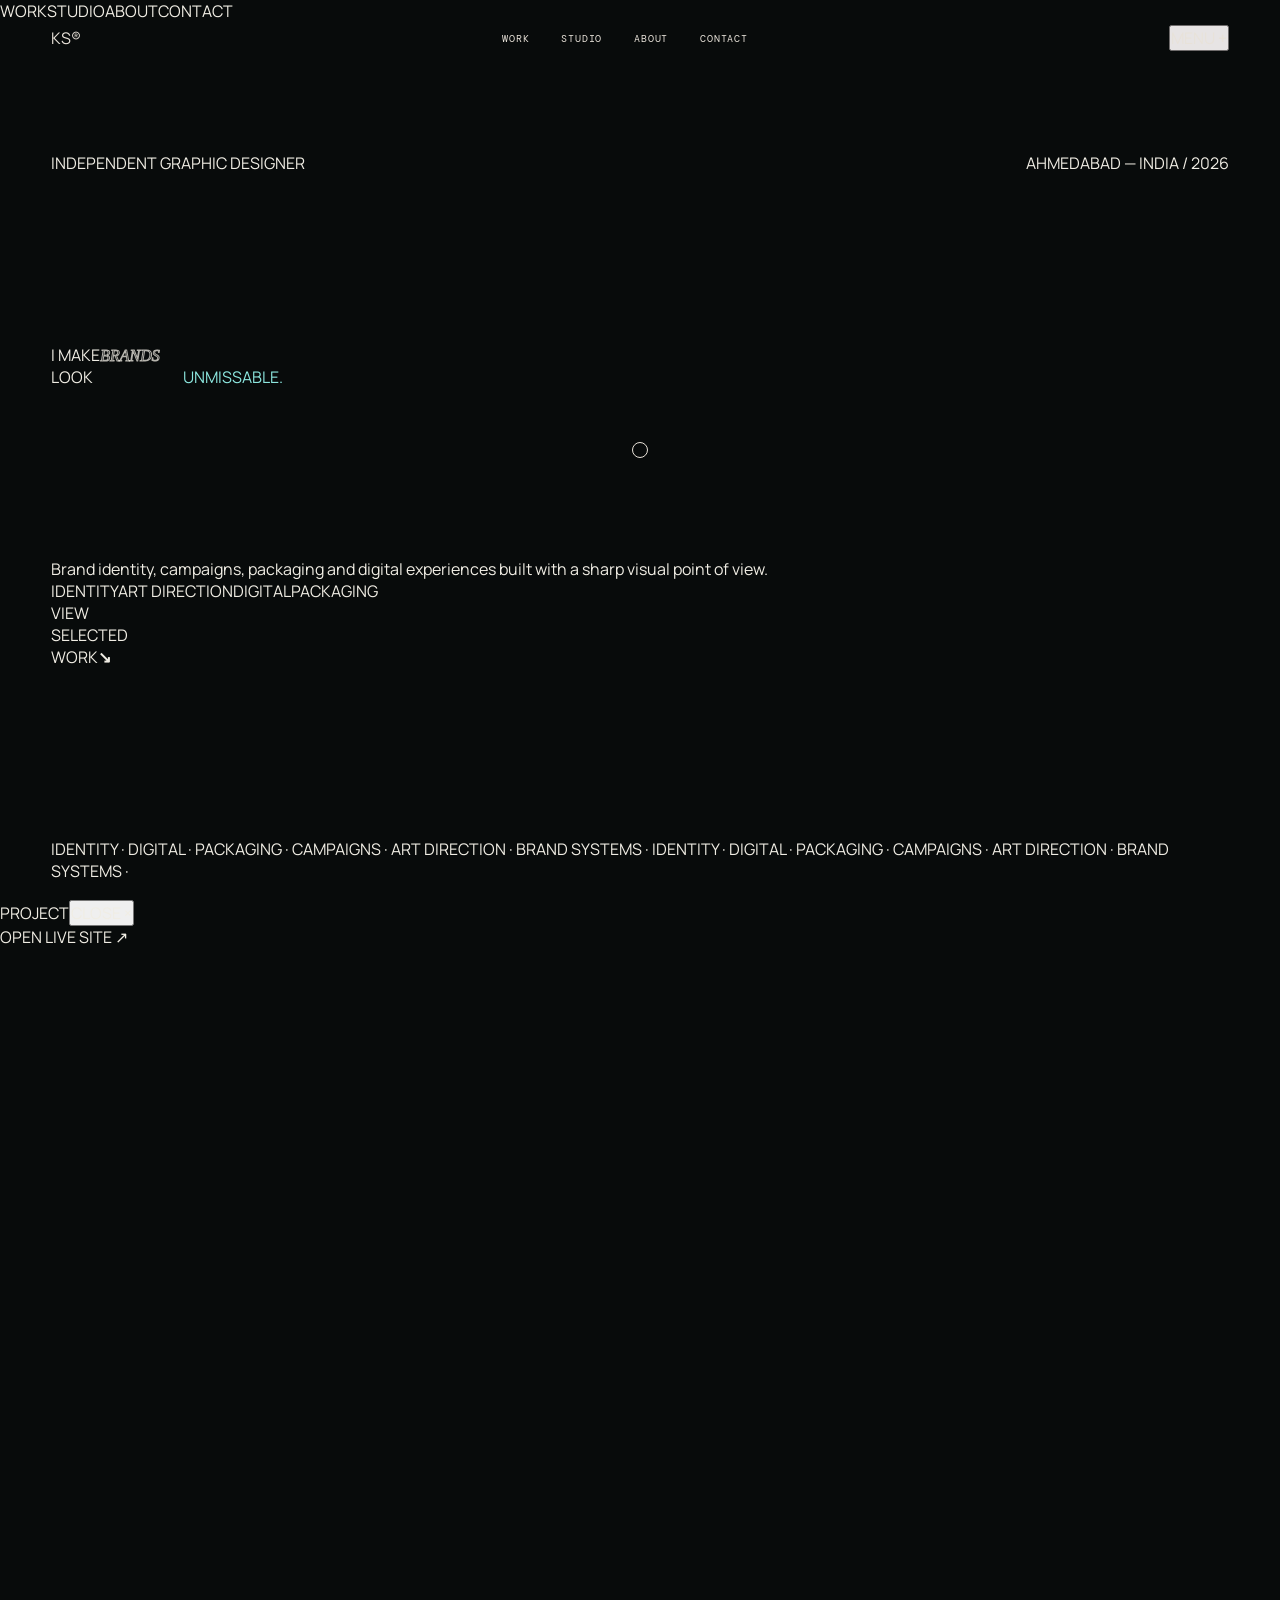
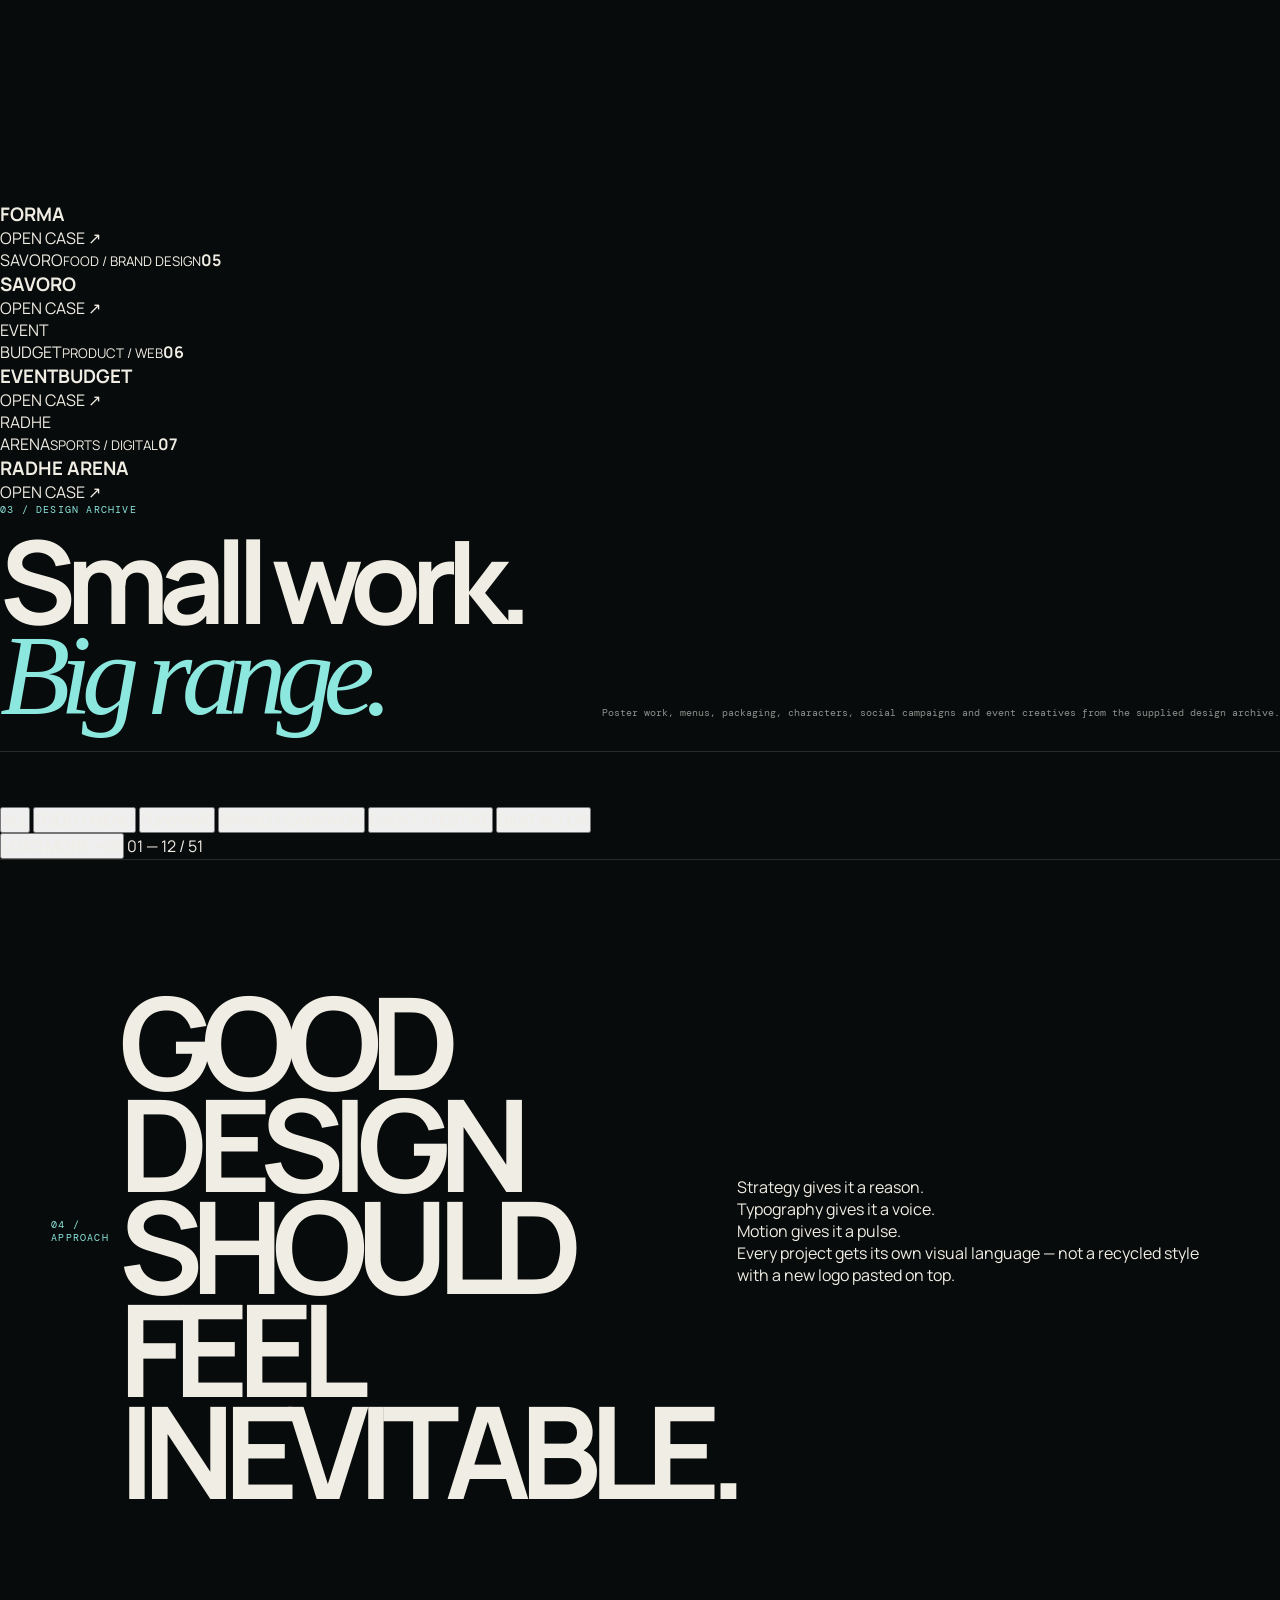
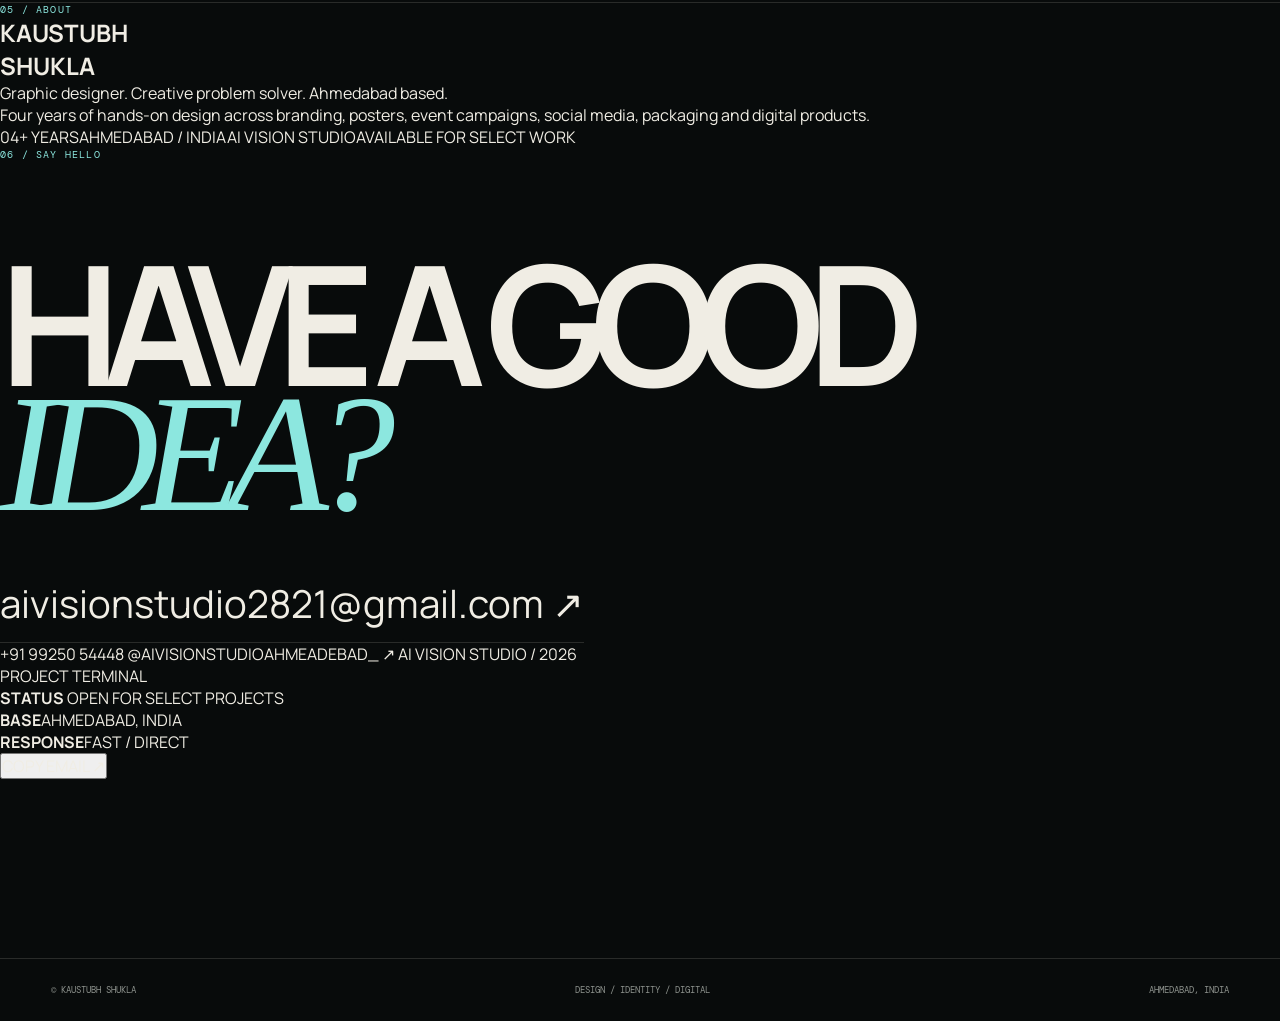
<file: index (1).html>
<!doctype html>
<html lang="en">
<head>
  <meta charset="utf-8">
  <meta name="viewport" content="width=device-width, initial-scale=1">
  <meta name="description" content="Kaustubh Shukla — graphic designer and creative studio from Ahmedabad. Branding, campaigns, packaging and digital experiences.">
  <title>KAUSTUBH SHUKLA — DESIGN / IDENTITY / DIGITAL</title>
  <link rel="preconnect" href="https://fonts.googleapis.com">
  <link rel="preconnect" href="https://fonts.gstatic.com" crossorigin>
  <link href="https://fonts.googleapis.com/css2?family=DM+Mono:wght@400;500&family=Manrope:wght@400;500;600;700;800&display=swap" rel="stylesheet">
  <link rel="stylesheet" href="styles.css">
</head>
<body>
  <div class="loader" id="loader">
    <div class="loader-head"><span>AI VISION STUDIO</span><span>AHMEDABAD / INDIA</span></div>
    <div class="loader-word">KS<span>.</span></div>
    <div class="loader-bottom"><span id="loaderNum">00</span><div><i id="loaderBar"></i></div><span>LOADING WORK</span></div>
  </div>

  <div class="grain"></div>
  <div class="cursor" id="cursor"><span></span></div>

  <header class="nav">
    <a class="brand" href="#top">KS<span>®</span></a>
    <nav>
      <a href="#work">WORK</a>
      <a href="#studio">STUDIO</a>
      <a href="#about">ABOUT</a>
      <a href="#contact">CONTACT</a>
    </nav>
    <button class="menu-btn" id="menuBtn">MENU <b>+</b></button>
  </header>

  <div class="mobile-menu" id="mobileMenu">
    <a href="#work">WORK</a><a href="#studio">STUDIO</a><a href="#about">ABOUT</a><a href="#contact">CONTACT</a>
  </div>

  <main id="top">
    <section class="hero">
      <div class="hero-meta"><span>INDEPENDENT GRAPHIC DESIGNER</span><span>AHMEDABAD — INDIA / 2026</span></div>
      <div class="hero-title">
        <div class="hero-line"><span>I MAKE</span><span class="outline">BRANDS</span></div>
        <div class="hero-line"><span>LOOK</span><span class="accent">UNMISSABLE.</span></div>
      </div>
      <div class="hero-grid">
        <div class="hero-copy">
          <p>Brand identity, campaigns, packaging and digital experiences built with a sharp visual point of view.</p>
          <div class="hero-tags"><span>IDENTITY</span><span>ART DIRECTION</span><span>DIGITAL</span><span>PACKAGING</span></div>
        </div>
        <a class="orb" href="#work"><span>VIEW<br>SELECTED<br>WORK</span><b>↘</b></a>
      </div>
      <div class="ticker"><div>IDENTITY · DIGITAL · PACKAGING · CAMPAIGNS · ART DIRECTION · BRAND SYSTEMS · IDENTITY · DIGITAL · PACKAGING · CAMPAIGNS · ART DIRECTION · BRAND SYSTEMS · </div></div>
    </section>

    <section class="studio" id="studio">
      <div class="eyebrow">01 / THE STUDIO</div>
      <div class="studio-layout">
        <h2>Not another <em>template.</em><br>A visual point of view.</h2>
        <div class="studio-copy">
          <p>I'm Kaustubh Shukla, the designer behind AI Vision Studio. I work across graphic design, branding, social campaigns, packaging and digital experiences.</p>
          <p>The goal is simple: make the work feel considered, ownable and impossible to confuse with somebody else's.</p>
          <a class="text-link" href="#contact">START A PROJECT ↗</a>
        </div>
      </div>
      <div class="numbers"><div><strong data-count="4">0</strong><span>+ YEARS HANDS-ON</span></div><div><strong data-count="51">0</strong><span>ARCHIVED DESIGN PAGES</span></div><div><strong data-count="7">0</strong><span>LIVE DIGITAL PROJECTS</span></div><div><strong>01</strong><span>INDEPENDENT STUDIO</span></div></div>
    </section>

    <section class="work" id="work">
      <div class="section-head">
        <div><div class="eyebrow">02 / SELECTED WORK</div><h2>Built.<br><em>Not filled.</em></h2></div>
        <div class="work-status"><span class="dot"></span><span>LIVE / AVAILABLE FOR SELECT WORK</span></div>
      </div>

      <div class="featured-grid">
        <article class="featured featured-large" data-project="nova">
          <div class="featured-art art-nova"><span>NOVA</span><small>IDENTITY / DIGITAL</small><b>01</b></div>
          <div class="project-row"><h3>NOVA</h3><span>OPEN CASE ↗</span></div>
        </article>
        <article class="featured" data-project="casa">
          <div class="featured-art art-casa"><span>CASA<br>MIRA</span><small>HOSPITALITY / BRAND</small><b>02</b></div>
          <div class="project-row"><h3>CASA MIRA</h3><span>OPEN CASE ↗</span></div>
        </article>
        <article class="featured" data-project="noire">
          <div class="featured-art art-noire"><span>NOIRÉ</span><small>LUXURY / ART DIRECTION</small><b>03</b></div>
          <div class="project-row"><h3>NOIRÉ</h3><span>OPEN CASE ↗</span></div>
        </article>
        <article class="featured featured-large" data-project="forma">
          <div class="featured-art art-forma"><span>FORMA</span><small>IDENTITY / DIGITAL</small><b>04</b></div>
          <div class="project-row"><h3>FORMA</h3><span>OPEN CASE ↗</span></div>
        </article>
        <article class="featured" data-project="savoro">
          <div class="featured-art art-savoro"><span>SAVORO</span><small>FOOD / BRAND DESIGN</small><b>05</b></div>
          <div class="project-row"><h3>SAVORO</h3><span>OPEN CASE ↗</span></div>
        </article>
        <article class="featured" data-project="eventbudget">
          <div class="featured-art art-event"><span>EVENT<br>BUDGET</span><small>PRODUCT / WEB</small><b>06</b></div>
          <div class="project-row"><h3>EVENTBUDGET</h3><span>OPEN CASE ↗</span></div>
        </article>
        <article class="featured featured-large" data-project="radhe">
          <div class="featured-art art-radhe"><span>RADHE<br>ARENA</span><small>SPORTS / DIGITAL</small><b>07</b></div>
          <div class="project-row"><h3>RADHE ARENA</h3><span>OPEN CASE ↗</span></div>
        </article>
      </div>
    </section>

    <section class="archive" id="archive">
      <div class="section-head archive-head">
        <div><div class="eyebrow">03 / DESIGN ARCHIVE</div><h2>Small work.<br><em>Big range.</em></h2></div>
        <p>Poster work, menus, packaging, characters, social campaigns and event creatives from the supplied design archive.</p>
      </div>
      <div class="filters" id="filters">
        <button class="active" data-filter="all">ALL</button>
        <button data-filter="food">FOOD / MENU</button>
        <button data-filter="funwave">FUNWAVE</button>
        <button data-filter="brand">BRAND / CAMPAIGN</button>
        <button data-filter="event">EVENT / FESTIVE</button>
        <button data-filter="digital">DIGITAL / QR</button>
      </div>

      <div class="archive-grid" id="archiveGrid" aria-live="polite"></div>

      <div class="archive-more">
        <button id="loadMoreArchive" class="archive-more-btn">LOAD MORE <span>+06</span></button>
        <span id="archiveCount" class="archive-count">01 — 12 / 51</span>
      </div>
    </section>

    <section class="statement">
      <div class="eyebrow">04 / APPROACH</div>
      <h2>GOOD DESIGN<br>SHOULD FEEL<br><span>INEVITABLE.</span></h2>
      <div class="statement-grid"><p>Strategy gives it a reason.<br>Typography gives it a voice.<br>Motion gives it a pulse.</p><p>Every project gets its own visual language — not a recycled style with a new logo pasted on top.</p></div>
    </section>

    <section class="about" id="about">
      <div class="eyebrow">05 / ABOUT</div>
      <div class="about-grid">
        <h2>KAUSTUBH<br><span>SHUKLA</span></h2>
        <div>
          <p>Graphic designer. Creative problem solver. Ahmedabad based.</p>
          <p>Four years of hands-on design across branding, posters, event campaigns, social media, packaging and digital products.</p>
          <div class="facts"><span>04+ YEARS</span><span>AHMEDABAD / INDIA</span><span>AI VISION STUDIO</span><span>AVAILABLE FOR SELECT WORK</span></div>
        </div>
      </div>
    </section>

    <section class="contact" id="contact">
      <div class="eyebrow">06 / SAY HELLO</div>
      <h2>HAVE A GOOD<br><em>IDEA?</em></h2>
      <a class="email" href="mailto:aivisionstudio2821@gmail.com">aivisionstudio2821@gmail.com ↗</a>
      <div class="contact-grid">
        <a href="tel:+919925054448">+91 99250 54448</a>
        <a href="https://instagram.com/aivisionstudioahmeadebad_" target="_blank" rel="noreferrer">@AIVISIONSTUDIOAHMEADEBAD_ ↗</a>
        <span>AI VISION STUDIO / 2026</span>
      </div>
      <div class="terminal"><span class="terminal-label">PROJECT TERMINAL</span><div><b>STATUS</b><span><i></i> OPEN FOR SELECT PROJECTS</span></div><div><b>BASE</b><span>AHMEDABAD, INDIA</span></div><div><b>RESPONSE</b><span>FAST / DIRECT</span></div><button id="copyEmail">COPY EMAIL ↗</button></div>
    </section>
  </main>

  <footer><span>© KAUSTUBH SHUKLA</span><span>DESIGN / IDENTITY / DIGITAL</span><span>AHMEDABAD, INDIA</span></footer>

  <div class="modal" id="modal" aria-hidden="true">
    <div class="modal-top"><span id="modalKicker">PROJECT</span><button id="modalClose">CLOSE ×</button></div>
    <div class="modal-body">
      <div class="modal-title"><h2 id="modalTitle"></h2><p id="modalDesc"></p><a id="modalLive" class="live-btn" target="_blank" rel="noreferrer">OPEN LIVE SITE ↗</a></div>
      <div class="modal-gallery" id="modalGallery"></div>
    </div>
  </div>

  <script src="script.js"></script>
</body>
</html>
</file>
<file: styles.css>
:root{
  --bg:#080b0b;
  --paper:#f0ede4;
  --muted:#8d928d;
  --teal:#8ce7df;
  --red:#ff513f;
  --line:rgba(240,237,228,.14);
  --ease:cubic-bezier(.22,1,.36,1);
}

*{
  box-sizing:border-box;
  margin:0;
  padding:0;
}

html{
  background:var(--bg);
  scroll-behavior:smooth;
}

body{
  background:var(--bg);
  color:var(--paper);
  font-family:Manrope,Arial,sans-serif;
  overflow-x:hidden;
}

body.loading{
  overflow:hidden;
}

a{
  color:inherit;
  text-decoration:none;
}

button{
  font:inherit;
  color:inherit;
}

::selection{
  background:var(--teal);
  color:var(--bg);
}

.mono,
.eyebrow{
  font-family:"DM Mono",monospace;
  font-size:10px;
  letter-spacing:.12em;
}

.eyebrow{
  color:var(--teal);
}


/* LOADER */

.loader{
  position:fixed;
  inset:0;
  z-index:9999;
  background:var(--bg);
  padding:25px 4vw;
  display:flex;
  flex-direction:column;
  justify-content:space-between;
  transition:transform 1s var(--ease);
}

.loader.done{
  transform:translateY(-100%);
}

.loader-top,
.loader-bottom{
  display:flex;
  justify-content:space-between;
  color:var(--muted);
  font:10px "DM Mono";
  letter-spacing:.1em;
}

.loader-number{
  align-self:center;
  font-size:clamp(100px,22vw,330px);
  line-height:.8;
  letter-spacing:-.1em;
}

.loader-number small{
  font:12px "DM Mono";
  color:var(--teal);
}

.loader-bar{
  width:100%;
  height:1px;
  background:var(--line);
}

.loader-bar span{
  display:block;
  width:0;
  height:100%;
  background:var(--teal);
}


/* CURSOR */

.cursor{
  position:fixed;
  z-index:9998;
  width:16px;
  height:16px;
  border:1px solid var(--paper);
  border-radius:50%;
  pointer-events:none;
  transform:translate(-50%,-50%);
  mix-blend-mode:difference;
  transition:
    width .25s var(--ease),
    height .25s var(--ease),
    background .25s;
}

.cursor span{
  display:none;
  font:8px "DM Mono";
}

.cursor.big{
  width:72px;
  height:72px;
  background:var(--paper);
  color:var(--bg);
  mix-blend-mode:normal;
  display:flex;
  justify-content:center;
  align-items:center;
}

.cursor.big span{
  display:block;
}


/* PROGRESS */

.scroll-progress{
  position:fixed;
  z-index:900;
  right:0;
  top:0;
  width:3px;
  height:100vh;
  background:rgba(255,255,255,.03);
}

.scroll-progress span{
  display:block;
  width:100%;
  height:0;
  background:var(--teal);
}


/* NAV */

.nav{
  position:fixed;
  z-index:800;
  top:0;
  left:0;
  width:100%;
  padding:25px 4vw;
  display:flex;
  align-items:center;
  justify-content:space-between;
  mix-blend-mode:difference;
}

.logo{
  font-size:21px;
  font-weight:800;
  letter-spacing:-.08em;
}

.logo span{
  color:var(--teal);
  font-size:9px;
}

.nav nav{
  display:flex;
  gap:32px;
}

.nav nav a,
.menu{
  border:0;
  background:none;
  cursor:pointer;
  font:10px "DM Mono";
  letter-spacing:.08em;
}

.menu span{
  color:var(--teal);
}


/* MENU */

.menu-panel{
  position:fixed;
  inset:0;
  z-index:850;
  background:var(--teal);
  color:var(--bg);
  transform:translateY(-100%);
  transition:transform .8s var(--ease);
  padding:25px 4vw;
}

.menu-panel.open{
  transform:none;
}

#menuClose{
  position:absolute;
  right:4vw;
  top:25px;
  border:0;
  background:none;
  cursor:pointer;
  font:10px "DM Mono";
}

.menu-content{
  height:100%;
  display:flex;
  flex-direction:column;
  justify-content:center;
  gap:4px;
}

.menu-content a{
  font-size:clamp(45px,8vw,130px);
  font-weight:800;
  line-height:.83;
  letter-spacing:-.09em;
  transition:padding .3s;
}

.menu-content a:hover{
  padding-left:20px;
}

.menu-content p{
  margin-top:35px;
  font:10px "DM Mono";
  line-height:1.8;
}


/* HERO */

.hero{
  position:relative;
  min-height:100svh;
  padding:130px 4vw 40px;
  display:flex;
  flex-direction:column;
  justify-content:space-between;
  overflow:hidden;
}

.hero-meta,
.hero-bottom{
  display:flex;
  justify-content:space-between;
  align-items:center;
  gap:25px;
}

.hero-center{
  position:relative;
  z-index:2;
}

.hero-kicker{
  font:10px "DM Mono";
  color:var(--muted);
  margin-bottom:25px;
}

.hero h1{
  font-size:clamp(85px,15.5vw,290px);
  line-height:.7;
  letter-spacing:-.105em;
  font-weight:800;
}

.hero h1 span{
  display:block;
  opacity:0;
  transform:translateY(40px);
  animation:heroIn .9s var(--ease) forwards;
}

.hero h1 span:nth-child(2){
  animation-delay:.08s;
}

.hero h1 span:nth-child(3){
  animation-delay:.16s;
}

.hero h1 span:nth-child(4){
  animation-delay:.24s;
}

@keyframes heroIn{
  to{
    opacity:1;
    transform:none;
  }
}

.outline{
  color:transparent;
  -webkit-text-stroke:1px rgba(240,237,228,.75);
  font-family:"Playfair Display",serif;
  font-style:italic;
  font-weight:500;
}

.hero .accent{
  color:var(--teal);
  padding-left:7vw;
}

.hero-bottom p{
  max-width:400px;
  color:var(--muted);
  font-size:13px;
  line-height:1.7;
}

.circle-button{
  width:105px;
  height:105px;
  border:1px solid var(--line);
  border-radius:50%;
  display:flex;
  flex-direction:column;
  align-items:center;
  justify-content:center;
  font:9px "DM Mono";
  transition:.4s var(--ease);
}

.circle-button b{
  color:var(--teal);
  font-size:18px;
}

.circle-button:hover{
  background:var(--teal);
  color:var(--bg);
  transform:scale(1.08) rotate(8deg);
}

.hero-orb{
  position:absolute;
  width:38vw;
  height:38vw;
  right:-10vw;
  top:18%;
  border-radius:50%;
  background:radial-gradient(
    circle,
    rgba(140,231,223,.35),
    rgba(11,79,78,.08) 45%,
    transparent 70%
  );
  pointer-events:none;
}


/* MARQUEE */

.marquee{
  overflow:hidden;
  border-top:1px solid var(--line);
  border-bottom:1px solid var(--line);
  padding:17px 0;
}

.marquee-track{
  display:flex;
  width:max-content;
  gap:25px;
  font-size:12px;
  font-weight:700;
  animation:marquee 30s linear infinite;
}

.marquee-track b{
  color:var(--red);
}

@keyframes marquee{
  to{
    transform:translateX(-50%);
  }
}


/* SECTIONS */

.section{
  padding:150px 4vw;
}

.section-head{
  display:flex;
  justify-content:space-between;
  align-items:end;
  gap:30px;
  padding-bottom:30px;
  margin-bottom:55px;
  border-bottom:1px solid var(--line);
}

.section-head h2{
  margin-top:20px;
  font-size:clamp(60px,9vw,150px);
  line-height:.78;
  letter-spacing:-.09em;
}

.section-head h2 em{
  color:var(--teal);
  font-family:"Playfair Display",serif;
  font-weight:500;
}

.section-head p{
  color:var(--muted);
  font:10px "DM Mono";
  line-height:1.7;
  text-align:right;
}


/* PROJECTS */

.project-list{
  display:grid;
  grid-template-columns:repeat(12,1fr);
  gap:20px;
}

.project{
  grid-column:span 6;
  cursor:pointer;
  margin-bottom:60px;
}

.project:nth-child(3n+1){
  grid-column:span 7;
}

.project:nth-child(3n+2){
  grid-column:span 5;
}

.project-image{
  height:570px;
  position:relative;
  overflow:hidden;
  display:flex;
  justify-content:center;
  align-items:center;
  transition:transform .6s var(--ease);
}

.project:hover .project-image{
  transform:scale(.985);
}

.project-image > span{
  position:relative;
  z-index:3;
  font-size:clamp(50px,7vw,110px);
  font-weight:800;
  line-height:.78;
  letter-spacing:-.09em;
  text-align:center;
}

.project-info{
  display:flex;
  justify-content:space-between;
  align-items:end;
  padding:18px 0;
  border-bottom:1px solid var(--line);
}

.project-info small{
  color:var(--muted);
  font:9px "DM Mono";
}

.project-info h3{
  margin-top:6px;
  font-size:17px;
}

.project-info > b{
  color:var(--teal);
  font-size:23px;
}


/* PROJECT VISUALS */

.nova{
  background:#123c3a;
}

.nova .orb{
  position:absolute;
  width:50%;
  aspect-ratio:1;
  border:1px solid rgba(140,231,223,.4);
  border-radius:50%;
}

.nova:after{
  content:"";
  position:absolute;
  width:25%;
  aspect-ratio:1;
  background:var(--teal);
  border-radius:50%;
}

.casa{
  color:#171714;
  background:#d8d0c1;
}

.casa > span{
  font-family:"Playfair Display";
  font-weight:500;
}

.grid{
  position:absolute;
  inset:0;
  background:
    linear-gradient(90deg,transparent 49.5%,rgba(0,0,0,.12) 50%,transparent 50.5%),
    linear-gradient(transparent 49.5%,rgba(0,0,0,.12) 50%,transparent 50.5%);
  background-size:100px 100px;
  transform:rotate(-10deg) scale(1.4);
}

.noire{
  background:#191719;
}

.ring{
  position:absolute;
  width:65%;
  aspect-ratio:1;
  border:1px solid rgba(255,255,255,.25);
  border-radius:50%;
}

.ring:after{
  content:"";
  position:absolute;
  inset:15%;
  border:1px solid var(--red);
  border-radius:50%;
}

.forma{
  background:var(--teal);
  color:var(--bg);
  justify-content:flex-start;
  padding-left:12%;
}

.forma strong{
  font-size:35vw;
  line-height:.7;
}

.forma span{
  position:absolute;
  left:35px;
  bottom:30px;
  font:10px "DM Mono";
}

.savoro{
  background:#c8a878;
  color:#17120e;
}

.savoro .plate{
  position:absolute;
  width:55%;
  aspect-ratio:1;
  border:2px solid #17120e;
  border-radius:50%;
}

.savoro span{
  z-index:3;
  font-size:9vw;
  mix-blend-mode:multiply;
}

.event{
  background:#111b23;
  color:var(--teal);
}

.event span{
  font-size:8vw;
  text-align:left;
}

.event b{
  position:absolute;
  right:12%;
  top:12%;
  color:var(--red);
  font-size:80px;
}

.radhe{
  background:#271b14;
  color:#e6c985;
}

.radhe span{
  font-size:8vw;
}

.court{
  position:absolute;
  inset:12%;
  border:1px solid rgba(230,201,133,.3);
}


/* REVEAL */

.reveal{
  opacity:0;
  transform:translateY(35px);
  transition:
    opacity .8s var(--ease),
    transform .8s var(--ease);
}

.reveal.in{
  opacity:1;
  transform:none;
}


/* ARCHIVE */

.archive-launch{
  border:1px solid var(--line);
  padding:45px;
  display:flex;
  justify-content:space-between;
  align-items:center;
  gap:30px;
}

.archive-launch h3{
  margin-top:15px;
  font-size:clamp(30px,5vw,75px);
  line-height:.85;
  letter-spacing:-.07em;
}

.archive-launch h3 em{
  color:var(--teal);
  font-family:"Playfair Display";
  font-weight:500;
}

.archive-button{
  flex-shrink:0;
  border:1px solid var(--line);
  background:transparent;
  padding:22px 28px;
  cursor:pointer;
  font:10px "DM Mono";
}

.archive-button b{
  color:var(--teal);
  margin-left:20px;
  font-size:18px;
}

.archive-content{
  display:none;
  margin-top:25px;
}

.archive-content.open{
  display:block;
}

.archive-filters{
  display:flex;
  gap:8px;
  flex-wrap:wrap;
  margin-bottom:25px;
}

.archive-filters button{
  background:transparent;
  border:1px solid var(--line);
  padding:10px 15px;
  color:var(--muted);
  cursor:pointer;
  font:9px "DM Mono";
}

.archive-filters button.active{
  background:var(--teal);
  color:var(--bg);
}

.archive-grid{
  display:grid;
  grid-template-columns:repeat(3,1fr);
  gap:15px;
}

.archive-card{
  cursor:pointer;
  border:1px solid var(--line);
  background:#0d1111;
}

.archive-card.is-hidden{
  display:none;
}

.archive-image{
  aspect-ratio:1;
  overflow:hidden;
  background:#111;
}

.archive-image img{
  width:100%;
  height:100%;
  display:block;
  object-fit:cover;
  transition:transform .5s var(--ease);
}

.archive-card:hover img{
  transform:scale(1.035);
}

.archive-meta{
  padding:15px;
}

.archive-meta span{
  color:var(--muted);
  font:8px "DM Mono";
}

.archive-meta h3{
  margin:8px 0 12px;
  font-size:16px;
}

.archive-meta b{
  color:var(--teal);
  font:9px "DM Mono";
}


/* STATEMENT */

.statement{
  min-height:80vh;
  display:flex;
  align-items:center;
  padding:100px 4vw;
  border-top:1px solid var(--line);
  border-bottom:1px solid var(--line);
}

.statement h2{
  margin-top:30px;
  font-size:clamp(65px,10vw,170px);
  line-height:.8;
  letter-spacing:-.09em;
}

.statement h2 em{
  color:var(--teal);
  font-family:"Playfair Display";
  font-weight:500;
}


/* STUDIO */

.studio-grid{
  display:grid;
  grid-template-columns:1fr 1fr;
  gap:80px;
}

.studio-copy{
  max-width:600px;
}

.big-copy{
  font-size:clamp(25px,3vw,45px);
  line-height:1.05;
  letter-spacing:-.04em;
  margin-bottom:30px;
}

.studio-copy > p:not(.big-copy){
  color:var(--muted);
  line-height:1.7;
  font-size:14px;
}

.text-link{
  display:inline-block;
  margin-top:35px;
  border-bottom:1px solid var(--line);
  padding-bottom:10px;
  font:10px "DM Mono";
}

.console{
  border:1px solid var(--line);
}

.console-head{
  display:flex;
  justify-content:space-between;
  padding:15px;
  border-bottom:1px solid var(--line);
  font:9px "DM Mono";
  color:var(--muted);
}

.console-body{
  min-height:320px;
  padding:35px;
  display:flex;
  align-items:center;
  gap:25px;
}

.console-body small{
  display:block;
  color:var(--muted);
  font:9px "DM Mono";
  margin-bottom:12px;
}

.console-body strong{
  font-size:28px;
  line-height:.95;
}

.pulse{
  width:14px;
  height:14px;
  border-radius:50%;
  background:var(--teal);
  box-shadow:0 0 0 10px rgba(140,231,223,.08);
}

.stats{
  display:grid;
  grid-template-columns:repeat(3,1fr);
  border-top:1px solid var(--line);
}

.stats div{
  padding:20px;
  border-right:1px solid var(--line);
}

.stats div:last-child{
  border:0;
}

.stats b{
  display:block;
  font-size:35px;
}

.stats span{
  color:var(--muted);
  font:8px "DM Mono";
}

.services{
  margin-top:100px;
}

.services > div{
  display:grid;
  grid-template-columns:70px 1fr 40px;
  padding:25px 0;
  border-bottom:1px solid var(--line);
}

.services > div span,
.services > div i{
  color:var(--muted);
  font:10px "DM Mono";
}

.services > div b{
  font-size:22px;
}


/* CONTACT */

.contact{
  min-height:90vh;
}

.contact-top,
.contact-bottom{
  display:flex;
  justify-content:space-between;
  gap:20px;
  font:10px "DM Mono";
}

.contact > h2{
  margin-top:100px;
  font-size:clamp(75px,13vw,220px);
  line-height:.75;
  letter-spacing:-.1em;
}

.contact h2 em{
  color:var(--teal);
  font-family:"Playfair Display";
  font-weight:500;
}

.email{
  display:block;
  width:max-content;
  max-width:100%;
  margin-top:60px;
  font-size:clamp(18px,3vw,45px);
  border-bottom:1px solid var(--line);
  padding-bottom:12px;
}

.contact-bottom{
  margin-top:100px;
  color:var(--muted);
}


/* MODAL */

.modal{
  position:fixed;
  inset:0;
  z-index:5000;
  background:#080b0b;
  overflow:auto;
  transform:translateY(100%);
  transition:transform .7s var(--ease);
}

.modal.open{
  transform:none;
}

.modal-close{
  position:fixed;
  z-index:10;
  top:25px;
  right:4vw;
  background:none;
  border:0;
  cursor:pointer;
  font:10px "DM Mono";
}

.modal-inner{
  padding:130px 4vw 80px;
}

.modal-inner > h2{
  margin:25px 0;
  font-size:clamp(60px,10vw,150px);
  line-height:.8;
  letter-spacing:-.09em;
}

.modal-inner > p{
  max-width:600px;
  color:var(--muted);
  line-height:1.7;
}

.modal-live{
  display:inline-block;
  margin-top:30px;
  padding:15px 20px;
  border:1px solid var(--line);
  font:10px "DM Mono";
}

.modal-gallery{
  margin-top:60px;
  display:grid;
  grid-template-columns:repeat(3,1fr);
  gap:15px;
}

.modal-gallery img{
  width:100%;
  display:block;
  cursor:zoom-in;
  background:#111;
}

.modal-gallery img.zoom{
  position:relative;
  z-index:20;
  grid-column:1/-1;
  cursor:zoom-out;
}

.gallery-more{
  grid-column:1/-1;
  padding:18px;
  border:1px solid var(--line);
  background:transparent;
  color:var(--teal);
  cursor:pointer;
  font:10px "DM Mono";
}


/* FOOTER */

footer{
  padding:25px 4vw;
  border-top:1px solid var(--line);
  display:flex;
  justify-content:space-between;
  color:var(--muted);
  font:9px "DM Mono";
}


/* MOBILE */

@media(max-width:800px){

  .nav nav{
    display:none;
  }

  .hero{
    padding-top:110px;
  }

  .hero h1{
    font-size:20vw;
  }

  .hero-bottom{
    flex-wrap:wrap;
  }

  .hero-bottom p{
    width:100%;
  }

  .scroll-note{
    display:none;
  }

  .section{
    padding:100px 5vw;
  }

  .section-head{
    display:block;
  }

  .section-head p{
    margin-top:25px;
    text-align:left;
  }

  .project-list{
    display:block;
  }

  .project{
    margin-bottom:55px;
  }

  .project-image{
    height:430px;
  }

  .archive-launch{
    padding:25px;
    display:block;
  }

  .archive-button{
    margin-top:30px;
  }

  .archive-grid{
    grid-template-columns:1fr 1fr;
  }

  .studio-grid{
    grid-template-columns:1fr;
  }

  .studio-copy{
    max-width:none;
  }

  .contact-top,
  .contact-bottom{
    flex-direction:column;
  }

  .contact > h2{
    margin-top:70px;
  }

  .email{
    width:auto;
    overflow-wrap:anywhere;
  }

  .modal-gallery{
    grid-template-columns:1fr 1fr;
  }

  footer{
    flex-direction:column;
    gap:10px;
  }
}


@media(max-width:520px){

  .archive-grid,
  .modal-gallery{
    grid-template-columns:1fr;
  }

  .hero h1{
    font-size:21vw;
  }

  .project-image{
    height:350px;
  }

  .services > div{
    grid-template-columns:40px 1fr 25px;
  }

  .services > div b{
    font-size:17px;
  }

}


/* PERFORMANCE */

@media(prefers-reduced-motion:reduce){

  *,
  *::before,
  *::after{
    animation-duration:.001ms !important;
    animation-iteration-count:1 !important;
    scroll-behavior:auto !important;
    transition-duration:.001ms !important;
  }

}

img{
  content-visibility:auto;
}

.archive-content,
.modal-gallery{
  contain:content;
}
</file>
